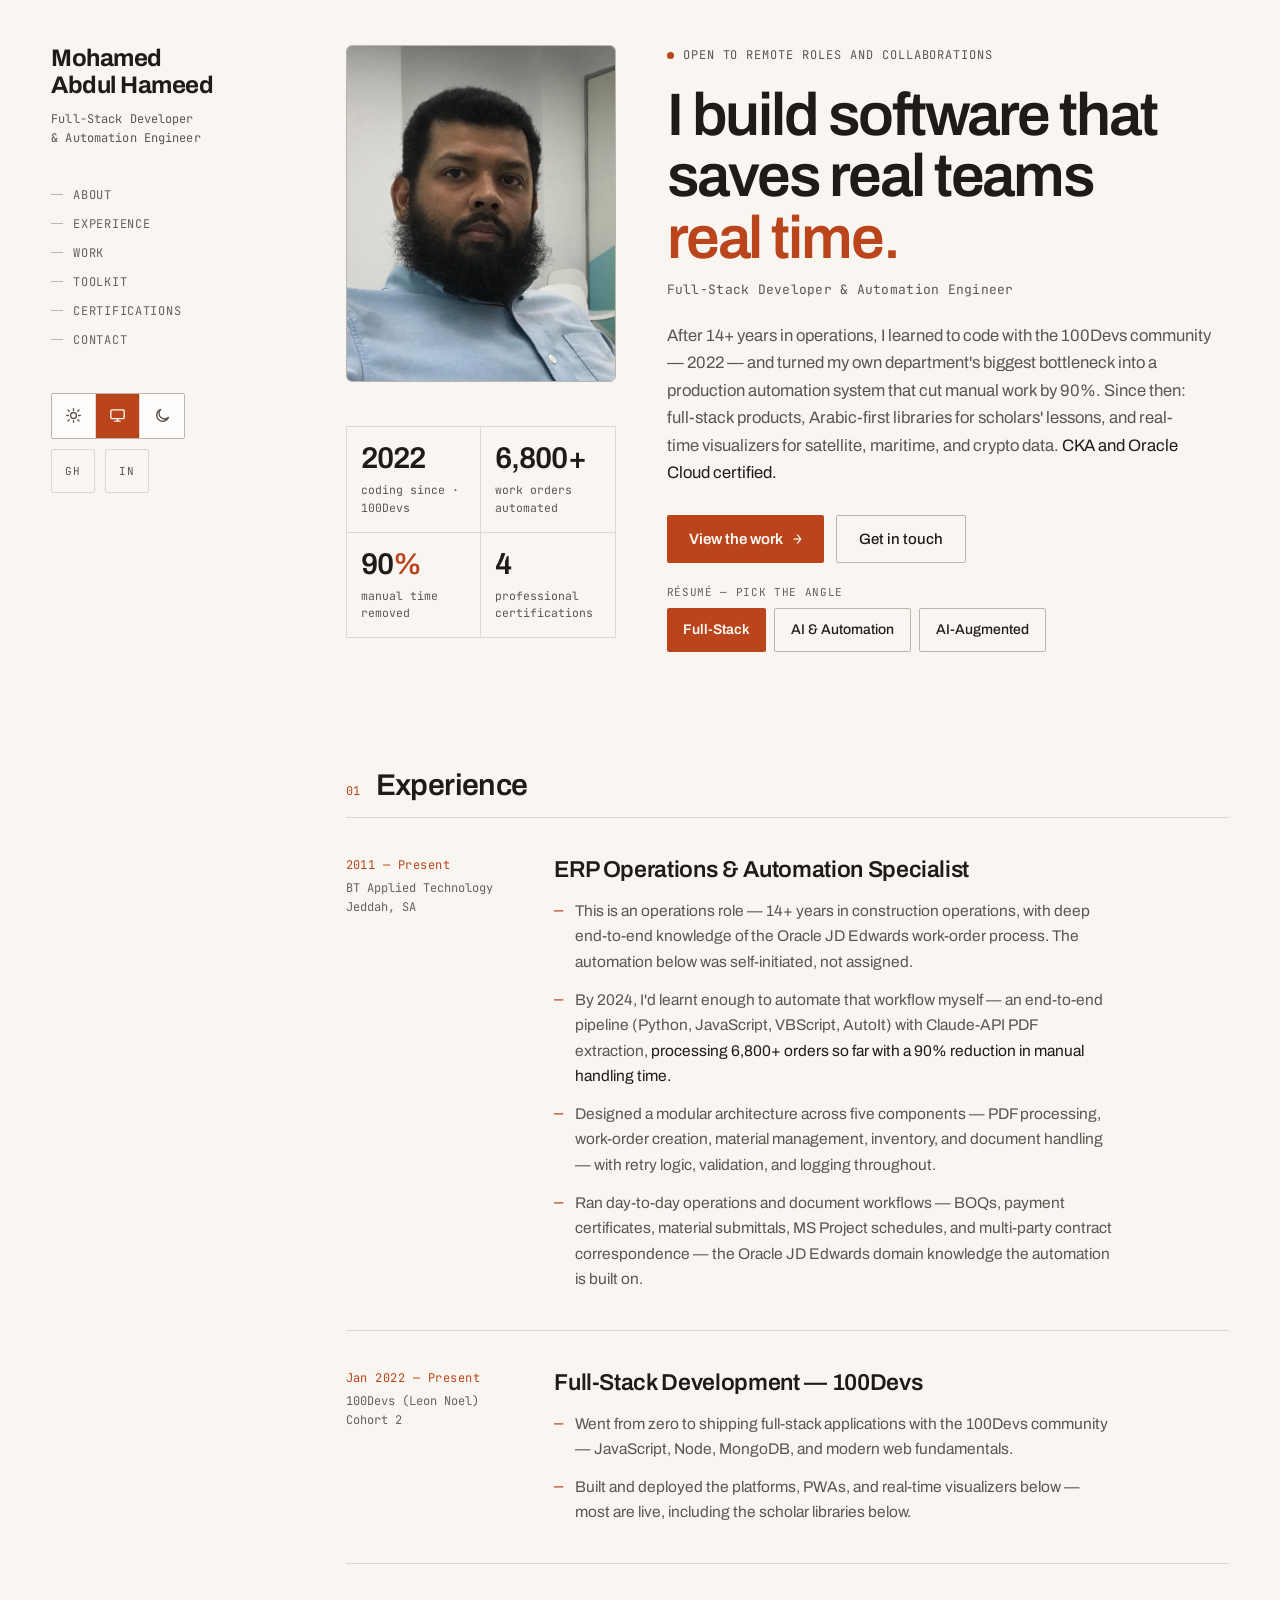
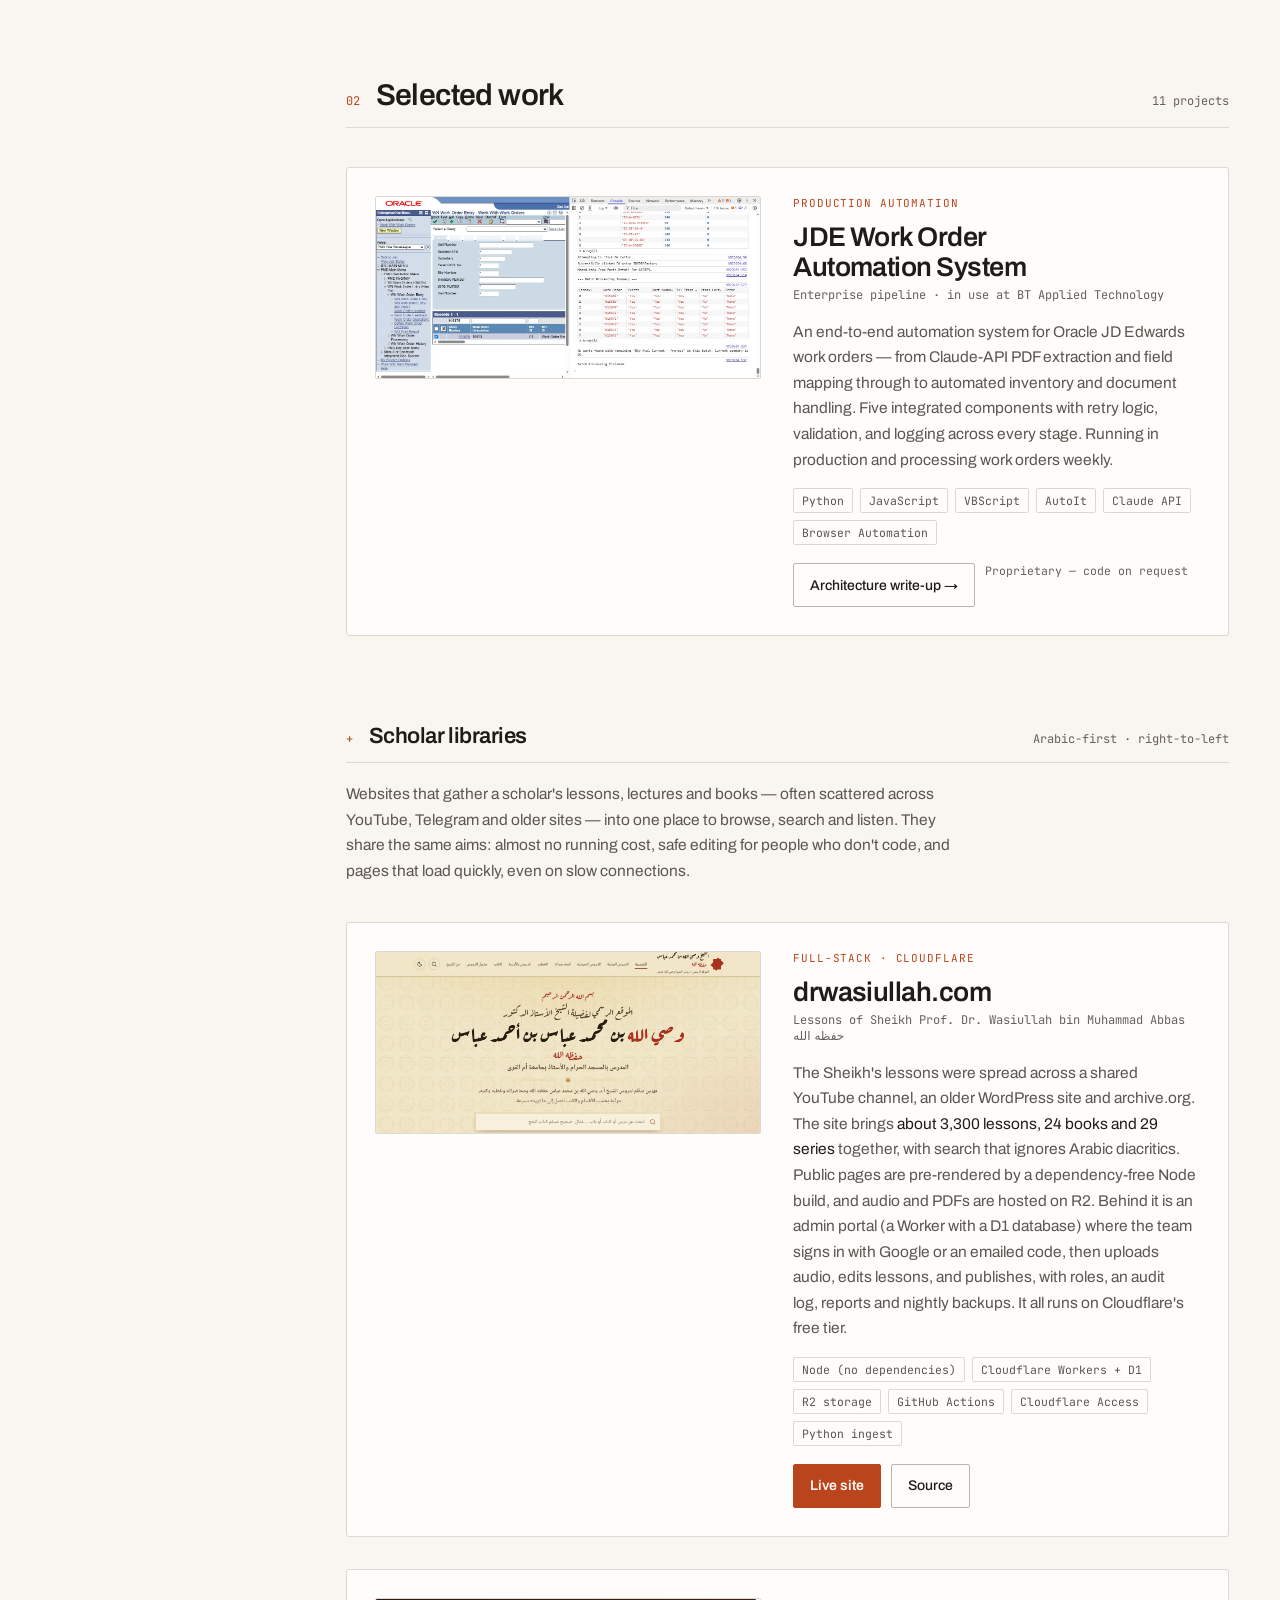
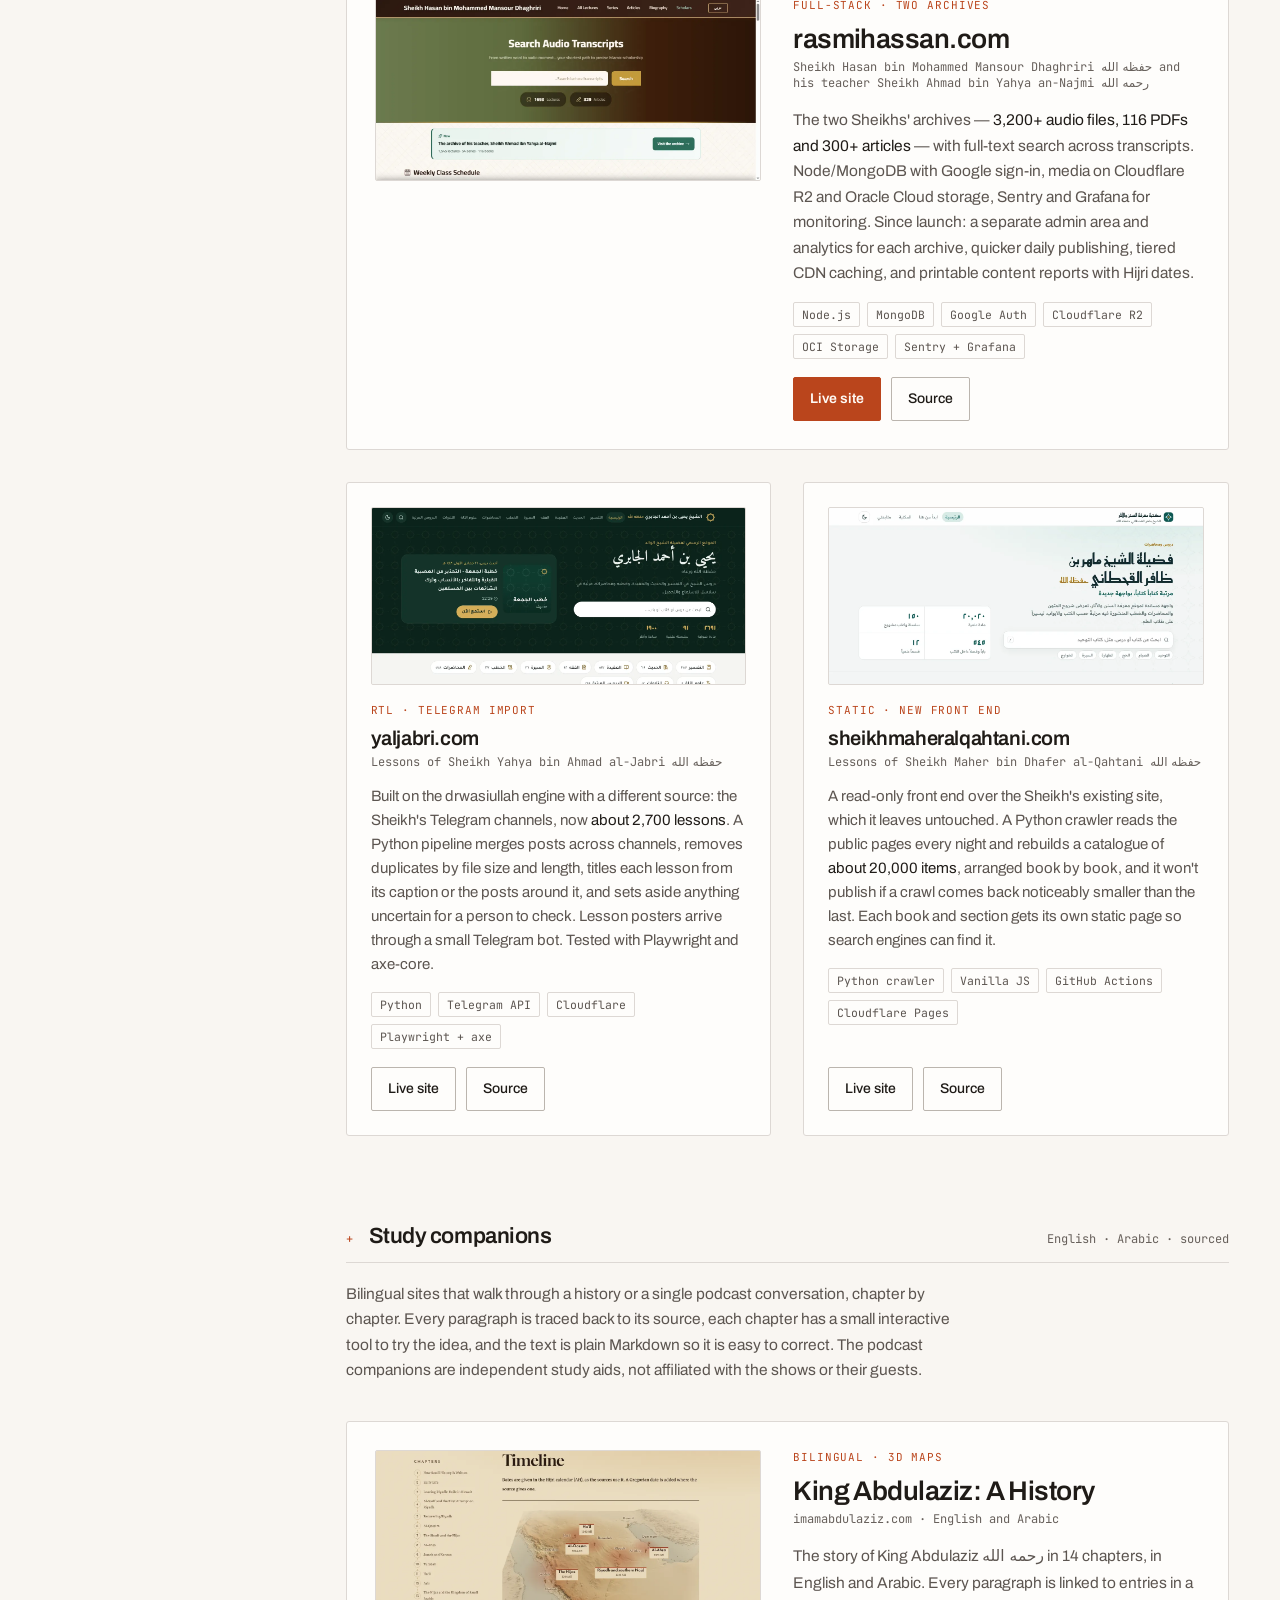
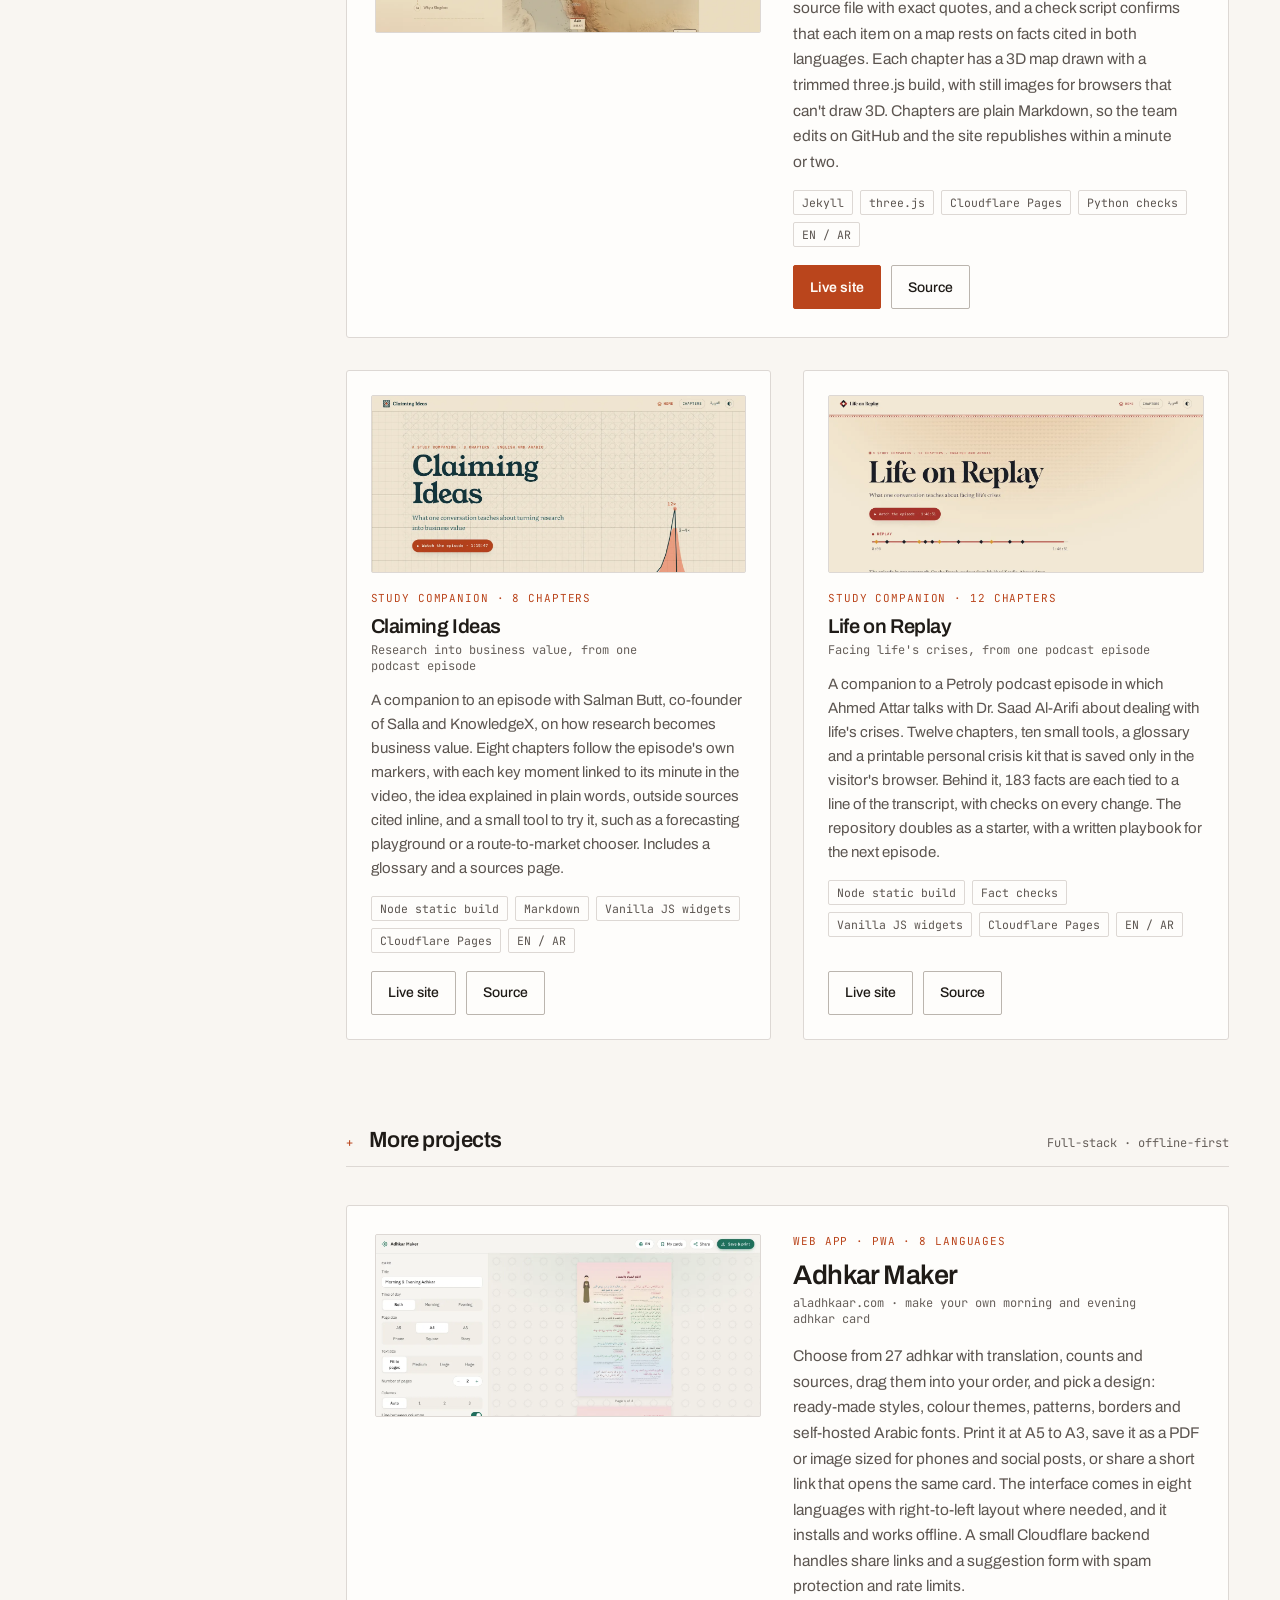
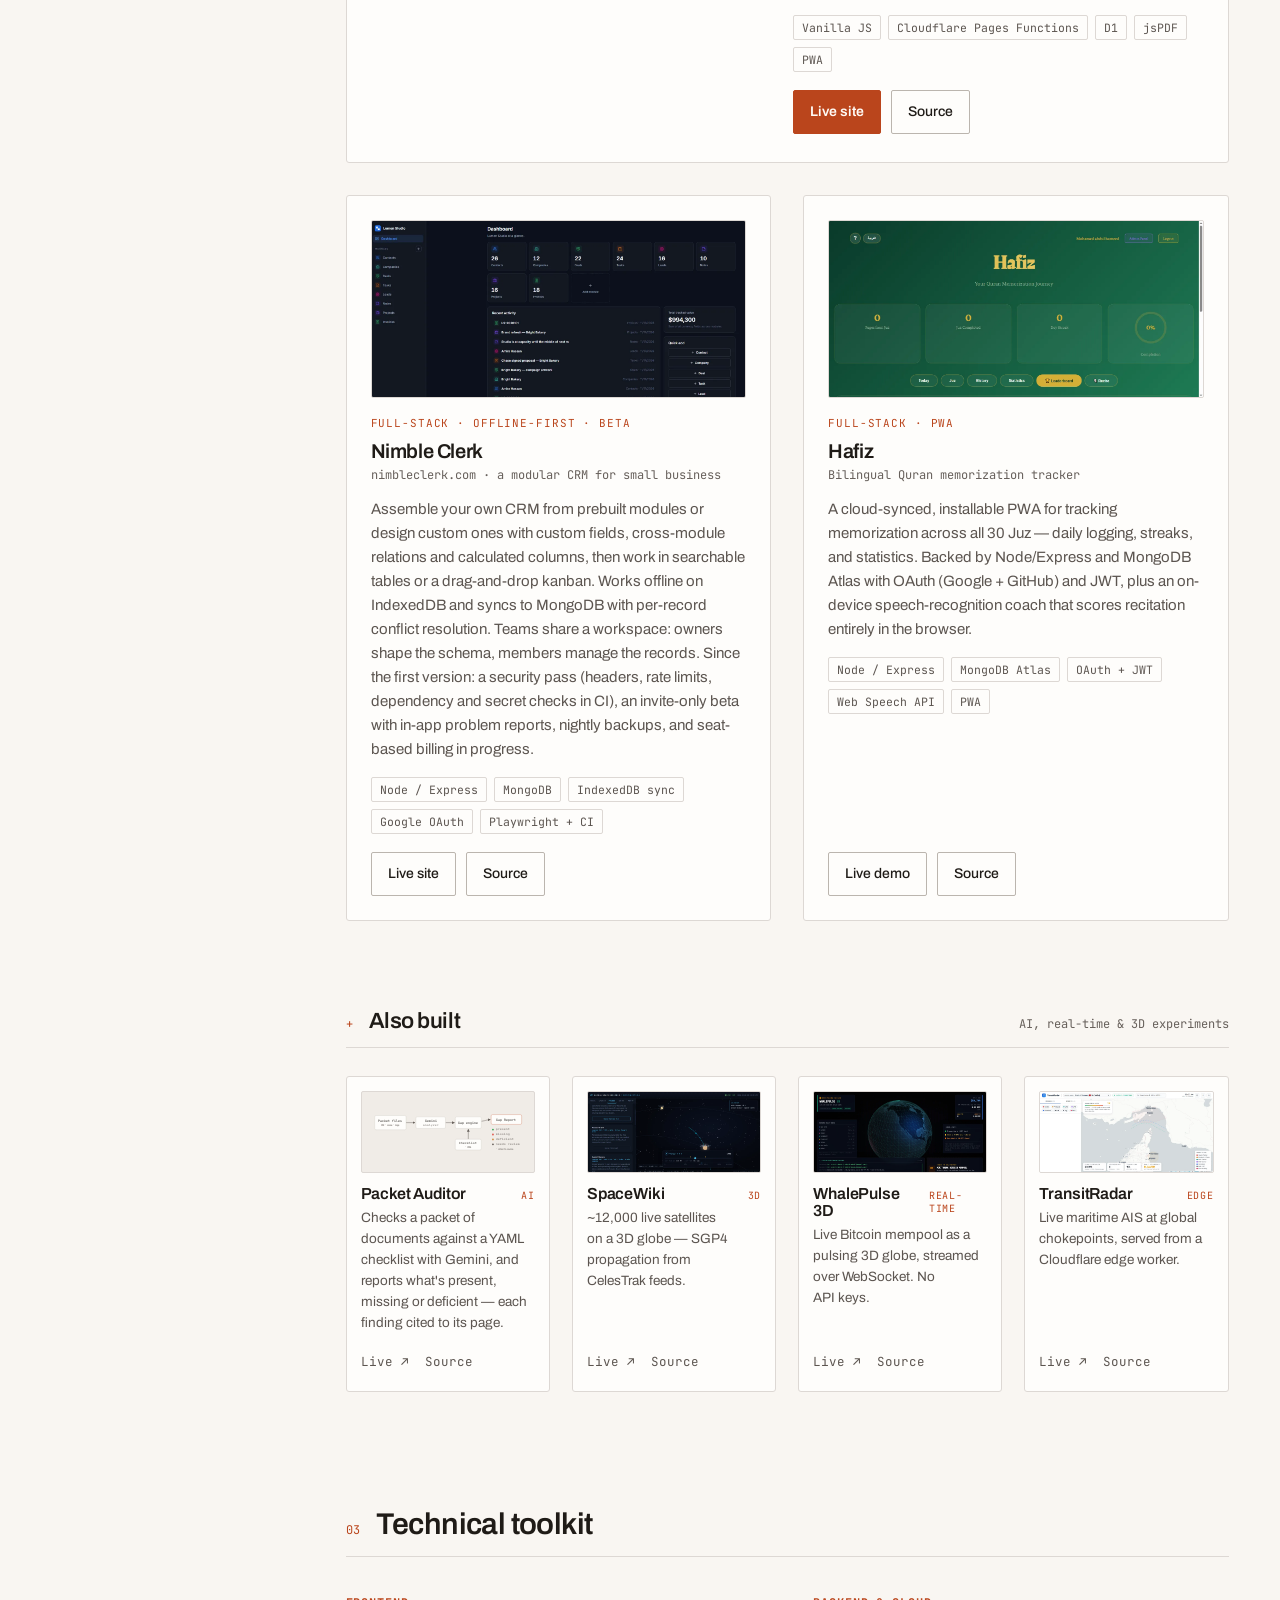
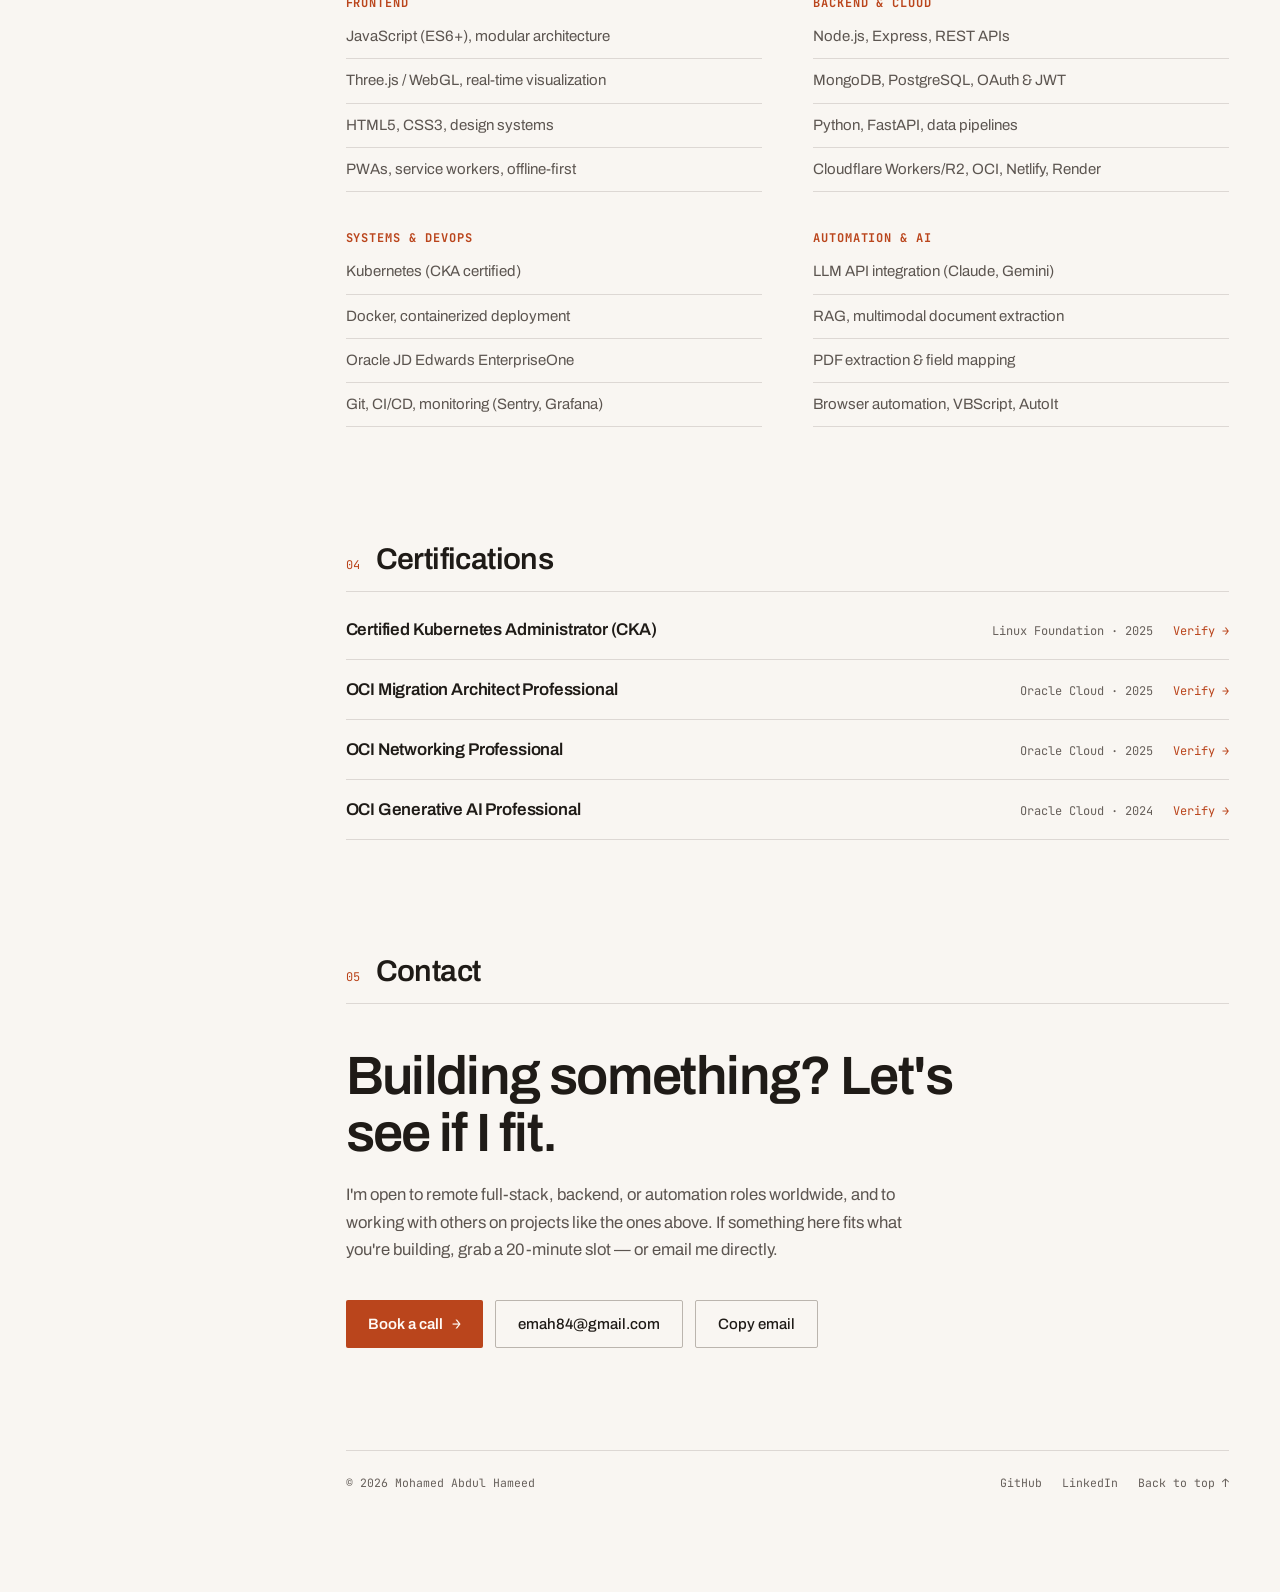
<file: index.html>
<!DOCTYPE html>
<html lang="en" data-theme="dark">
<head>
<meta charset="utf-8">
<meta name="viewport" content="width=device-width, initial-scale=1, viewport-fit=cover">
<link rel="preconnect" href="https://fonts.googleapis.com">
<link rel="preconnect" href="https://fonts.gstatic.com" crossorigin>
<link href="https://fonts.googleapis.com/css2?family=Archivo:wght@400;500;600;700&family=JetBrains+Mono:wght@400;500&display=swap" rel="stylesheet">

<script>
(function(){var p=localStorage.getItem('mah-theme')||'system';
var r=p==='system'?(matchMedia('(prefers-color-scheme: light)').matches?'light':'dark'):p;
document.documentElement.setAttribute('data-theme',r);})();
</script>
<title>Mohamed Abdul Hameed — Full-Stack Developer &amp; Automation Engineer</title>
<meta name="description" content="Full-stack developer and automation engineer. Built a production Oracle JD Edwards automation system processing 6,800+ work orders with a 90% reduction in manual handling. CKA and Oracle Cloud certified.">
<meta name="theme-color" content="#211d1a" media="(prefers-color-scheme: dark)">
<meta name="theme-color" content="#f7f4f0" media="(prefers-color-scheme: light)">
<link rel="canonical" href="https://mohamed-ah.pages.dev/">
<meta property="og:type" content="website">
<meta property="og:url" content="https://mohamed-ah.pages.dev/">
<meta property="og:title" content="Mohamed Abdul Hameed — Full-Stack Developer &amp; Automation Engineer">
<meta property="og:description" content="Production automation, full-stack platforms, Arabic-first scholar libraries, and real-time visualizers. CKA and Oracle Cloud certified.">
<meta property="og:image" content="https://mohamed-ah.pages.dev/images/fablewurud.png">
<meta name="twitter:card" content="summary_large_image">
<link rel="icon" href="data:image/svg+xml,<svg xmlns='http://www.w3.org/2000/svg' viewBox='0 0 32 32'><rect width='32' height='32' rx='4' fill='%23211d1a'/><text x='16' y='23' font-family='system-ui,sans-serif' font-size='19' font-weight='700' fill='%23e8763f' text-anchor='middle'>M</text></svg>">
<link rel="stylesheet" href="style.css">
<script>
(function(){var p=localStorage.getItem('mah-theme')||'system';
var r=p==='system'?(matchMedia('(prefers-color-scheme: light)').matches?'light':'dark'):p;
document.documentElement.setAttribute('data-theme',r);})();
</script>
<script type="application/ld+json">
{"@context":"https://schema.org","@type":"Person","name":"Mohamed Abdul Hameed","jobTitle":"Full-Stack Developer & Automation Engineer","email":"mailto:emah84@gmail.com","url":"https://mohamed-ah.pages.dev/","sameAs":["https://github.com/Mohamed-AH","https://www.linkedin.com/in/mojed7/"],"knowsAbout":["JavaScript","Node.js","Python","MongoDB","Kubernetes","Three.js","Oracle JD Edwards EnterpriseOne"]}
</script>
</head>
<body>
<a href="#main" data-skip="1">Skip to content</a>

<div style="min-height:100vh;background:var(--bg)">
  <div style="display:flex;flex-wrap:wrap;align-items:flex-start;gap:0 clamp(36px,5vw,80px);max-width:1340px;margin:0 auto;padding:0 clamp(20px,4vw,60px);padding-left:max(clamp(20px,4vw,60px),env(safe-area-inset-left,0px));padding-right:max(clamp(20px,4vw,60px),env(safe-area-inset-right,0px))">

    <aside data-sidebar="1" style="flex:1 1 230px;position:sticky;top:0;align-self:flex-start;padding:clamp(26px,3.5vw,52px) 0;background:var(--bg);z-index:20">
      <a href="#main" style="display:block;font-size:clamp(20px,2vw,24px);font-weight:700;letter-spacing:-0.02em;line-height:1.15">Mohamed<br>Abdul Hameed</a>
      <p style="margin-top:10px;font-family:'JetBrains Mono',monospace;font-size:12px;line-height:1.6;color:var(--muted);letter-spacing:0.01em">Full-Stack Developer<br>&amp; Automation Engineer</p>

      <nav data-nav="1" aria-label="Sections" style="margin-top:clamp(24px,3vw,44px)">
        <ul data-navlist="1" style="display:flex;flex-direction:column;gap:13px;font-family:'JetBrains Mono',monospace;font-size:12px;letter-spacing:0.06em;text-transform:uppercase;color:var(--faint)">
          <li><a href="#about" style="display:flex;align-items:center;gap:10px;color:inherit"><span data-bar="1" style="height:1px;width:12px;background:var(--border-strong);transition:width .2s ease,background-color .2s ease"></span>About</a></li>
          <li><a href="#experience" style="display:flex;align-items:center;gap:10px;color:inherit"><span data-bar="1" style="height:1px;width:12px;background:var(--border-strong);transition:width .2s ease,background-color .2s ease"></span>Experience</a></li>
          <li><a href="#work" style="display:flex;align-items:center;gap:10px;color:inherit"><span data-bar="1" style="height:1px;width:12px;background:var(--border-strong);transition:width .2s ease,background-color .2s ease"></span>Work</a></li>
          <li><a href="#toolkit" style="display:flex;align-items:center;gap:10px;color:inherit"><span data-bar="1" style="height:1px;width:12px;background:var(--border-strong);transition:width .2s ease,background-color .2s ease"></span>Toolkit</a></li>
          <li><a href="#certifications" style="display:flex;align-items:center;gap:10px;color:inherit"><span data-bar="1" style="height:1px;width:12px;background:var(--border-strong);transition:width .2s ease,background-color .2s ease"></span>Certifications</a></li>
          <li><a href="#contact" style="display:flex;align-items:center;gap:10px;color:inherit"><span data-bar="1" style="height:1px;width:12px;background:var(--border-strong);transition:width .2s ease,background-color .2s ease"></span>Contact</a></li>
        </ul>
      </nav>

      <div data-sidebar-foot="1" style="margin-top:clamp(26px,3.5vw,48px);display:flex;flex-wrap:wrap;align-items:center;gap:10px">
        <div role="group" aria-label="Colour theme" style="display:inline-flex;background:var(--surface);border:1px solid var(--border-strong);border-radius:2px;overflow:hidden">
          <button data-theme-opt="light" type="button" title="Light" aria-label="Light theme" data-action="setLight" style="display:inline-flex;align-items:center;justify-content:center;width:44px;height:44px;background:transparent;color:var(--muted);border:0;border-right:1px solid var(--border);cursor:pointer;padding:0" class="hx1">
            <svg width="17" height="17" viewBox="0 0 24 24" fill="none" stroke="currentColor" stroke-width="1.9" stroke-linecap="round" aria-hidden="true"><circle cx="12" cy="12" r="4.2"></circle><path d="M12 2.4v2.4M12 19.2v2.4M4.2 4.2l1.7 1.7M18.1 18.1l1.7 1.7M2.4 12h2.4M19.2 12h2.4M4.2 19.8l1.7-1.7M18.1 5.9l1.7-1.7"></path></svg>
          </button>
          <button data-theme-opt="system" type="button" title="Match system" aria-label="Match system theme" data-action="setSystem" style="display:inline-flex;align-items:center;justify-content:center;width:44px;height:44px;background:transparent;color:var(--muted);border:0;border-right:1px solid var(--border);cursor:pointer;padding:0" class="hx2">
            <svg width="17" height="17" viewBox="0 0 24 24" fill="none" stroke="currentColor" stroke-width="1.9" stroke-linecap="round" stroke-linejoin="round" aria-hidden="true"><rect x="2.6" y="4" width="18.8" height="12.4" rx="1.6"></rect><path d="M8.4 20h7.2M12 16.4V20"></path></svg>
          </button>
          <button data-theme-opt="dark" type="button" title="Dark" aria-label="Dark theme" data-action="setDark" style="display:inline-flex;align-items:center;justify-content:center;width:44px;height:44px;background:transparent;color:var(--muted);border:0;cursor:pointer;padding:0" class="hx3">
            <svg width="17" height="17" viewBox="0 0 24 24" fill="none" stroke="currentColor" stroke-width="1.9" stroke-linecap="round" stroke-linejoin="round" aria-hidden="true"><path d="M20.5 14.6A8.6 8.6 0 1 1 9.4 3.5a6.9 6.9 0 0 0 11.1 11.1z"></path></svg>
          </button>
        </div>
        <a href="https://github.com/Mohamed-AH" target="_blank" rel="noopener noreferrer" style="display:inline-flex;align-items:center;justify-content:center;min-width:44px;min-height:44px;border:1px solid var(--border);border-radius:2px;font-family:'JetBrains Mono',monospace;font-size:11px;letter-spacing:0.08em;color:var(--muted);padding:0 12px" class="hx4">GH</a>
        <a href="https://www.linkedin.com/in/mojed7/" target="_blank" rel="noopener noreferrer" style="display:inline-flex;align-items:center;justify-content:center;min-width:44px;min-height:44px;border:1px solid var(--border);border-radius:2px;font-family:'JetBrains Mono',monospace;font-size:11px;letter-spacing:0.08em;color:var(--muted);padding:0 12px" class="hx5">IN</a>
      </div>
    </aside>

    <main id="main" data-main="1" style="flex:999 1 560px;min-width:0;padding:clamp(26px,3.5vw,52px) 0 clamp(60px,8vw,120px)">

      <section id="about" style="scroll-margin-top:110px">
        <div class="hero-grid">

          <!-- Photo (auto-swaps in once images/mohamed.jpg exists; monogram until then) -->
          <div data-photo="1" style="grid-area:photo;max-width:300px">
            <div style="position:relative;aspect-ratio:4/5;border-radius:6px;overflow:hidden;border:1px solid var(--border-strong);background:var(--surface-2);display:flex;align-items:center;justify-content:center">
              <span aria-hidden="true" style="font-family:'JetBrains Mono',monospace;font-size:clamp(40px,7vw,72px);font-weight:500;letter-spacing:0.02em;color:var(--faint)">MAH</span>
              <img src="images/mohamed.jpg" alt="Mohamed Abdul Hameed" width="880" height="1100" loading="eager" decoding="async" onerror="this.style.display='none'" style="position:absolute;inset:0;width:100%;height:100%;object-fit:cover;object-position:center top">
            </div>
          </div>

          <!-- Intro -->
          <div style="grid-area:intro;min-width:0">
            <p style="display:inline-flex;align-items:center;gap:9px;font-family:'JetBrains Mono',monospace;font-size:12px;letter-spacing:0.08em;text-transform:uppercase;color:var(--muted)">
              <span style="width:7px;height:7px;border-radius:50%;background:var(--accent);flex:none"></span>
              Open to remote roles and collaborations
            </p>

            <h1 style="margin-top:clamp(14px,2vw,22px);font-size:clamp(32px,5.4vw,60px);font-weight:600;letter-spacing:-0.035em;line-height:1.02">
              I build software that saves real teams <span style="color:var(--accent)">real time.</span>
            </h1>
            <p style="margin-top:12px;font-family:'JetBrains Mono',monospace;font-size:13px;letter-spacing:0.02em;color:var(--muted)">Full-Stack Developer &amp; Automation Engineer</p>

            <p style="margin-top:clamp(16px,2.2vw,24px);max-width:58ch;font-size:clamp(15.5px,1.3vw,18px);line-height:1.65;color:var(--muted)">
              After 14+ years in operations, I learned to code with the 100Devs community — 2022 — and turned my own department's biggest bottleneck into a production automation system that cut manual work by 90%. Since then: full-stack products, Arabic-first libraries for scholars' lessons, and real-time visualizers for satellite, maritime, and crypto data. <span style="color:var(--text)">CKA and Oracle Cloud certified.</span>
            </p>

            <div style="display:flex;flex-wrap:wrap;gap:12px;margin-top:clamp(20px,2.5vw,28px)">
              <a href="#work" style="display:inline-flex;align-items:center;gap:10px;min-height:48px;padding:0 22px;background:var(--accent);color:var(--accent-ink);border-radius:2px;font-size:15px;font-weight:600" class="hx6">View the work <span style="font-family:'JetBrains Mono',monospace">→</span></a>
              <a href="mailto:emah84@gmail.com" style="display:inline-flex;align-items:center;min-height:48px;padding:0 22px;border:1px solid var(--border-strong);border-radius:2px;font-size:15px;font-weight:500;color:var(--text)" class="hx7">Get in touch</a>
            </div>

            <!-- Résumé picker: one CV per hiring angle -->
            <div style="margin-top:22px">
              <p style="font-family:'JetBrains Mono',monospace;font-size:11px;letter-spacing:0.06em;text-transform:uppercase;color:var(--faint);margin-bottom:9px">Résumé — pick the angle</p>
              <div data-resume="1" role="group" aria-label="Download résumé" style="display:flex;flex-wrap:wrap;gap:8px">
                <a href="resume/Mohamed-Abdul-Hameed-Full-Stack.pdf" target="_blank" rel="noopener noreferrer" style="display:inline-flex;align-items:center;min-height:44px;padding:0 16px;border-radius:2px;background:var(--accent);color:var(--accent-ink);font-size:14px;font-weight:600" class="hx35">Full-Stack</a>
                <a href="resume/Mohamed-Abdul-Hameed-AI-Automation.pdf" target="_blank" rel="noopener noreferrer" style="display:inline-flex;align-items:center;min-height:44px;padding:0 16px;border:1px solid var(--border-strong);border-radius:2px;font-size:14px;font-weight:500;color:var(--text)" class="hx36">AI &amp; Automation</a>
                <a href="resume/Mohamed-Abdul-Hameed-AI-Augmented.pdf" target="_blank" rel="noopener noreferrer" style="display:inline-flex;align-items:center;min-height:44px;padding:0 16px;border:1px solid var(--border-strong);border-radius:2px;font-size:14px;font-weight:500;color:var(--text)" class="hx37">AI-Augmented</a>
              </div>
            </div>
          </div>

          <dl style="grid-area:stats;align-self:start;display:grid;grid-template-columns:repeat(2,1fr);gap:1px;background:var(--border);border:1px solid var(--border)">
          <div style="background:var(--bg);padding:16px 14px">
            <dt style="font-size:clamp(22px,2.4vw,30px);font-weight:600;letter-spacing:-0.03em;line-height:1">2022</dt>
            <dd style="margin:8px 0 0;font-family:'JetBrains Mono',monospace;font-size:11.5px;line-height:1.5;color:var(--muted)">coding since · 100Devs</dd>
          </div>
          <div style="background:var(--bg);padding:16px 14px">
            <dt style="font-size:clamp(22px,2.4vw,30px);font-weight:600;letter-spacing:-0.03em;line-height:1">6,800+</dt>
            <dd style="margin:8px 0 0;font-family:'JetBrains Mono',monospace;font-size:11.5px;line-height:1.5;color:var(--muted)">work orders automated</dd>
          </div>
          <div style="background:var(--bg);padding:16px 14px">
            <dt style="font-size:clamp(22px,2.4vw,30px);font-weight:600;letter-spacing:-0.03em;line-height:1">90<span style="color:var(--accent)">%</span></dt>
            <dd style="margin:8px 0 0;font-family:'JetBrains Mono',monospace;font-size:11.5px;line-height:1.5;color:var(--muted)">manual time removed</dd>
          </div>
          <div style="background:var(--bg);padding:16px 14px">
            <dt style="font-size:clamp(22px,2.4vw,30px);font-weight:600;letter-spacing:-0.03em;line-height:1">4</dt>
            <dd style="margin:8px 0 0;font-family:'JetBrains Mono',monospace;font-size:11.5px;line-height:1.5;color:var(--muted)">professional certifications</dd>
          </div>
          </dl>
        </div>
      </section>

      <section id="experience" class="sec">
        <div class="sec-head">
          <span class="sec-num">01</span>
          <h2 class="sec-h2">Experience</h2>
        </div>

        <article style="display:flex;flex-wrap:wrap;gap:8px clamp(24px,3vw,48px);padding:clamp(26px,3vw,40px) 0;border-bottom:1px solid var(--border)">
          <div style="flex:1 1 170px">
            <p style="font-family:'JetBrains Mono',monospace;font-size:12px;letter-spacing:0.04em;color:var(--accent)">2011 — Present</p>
            <p class="exp-org">BT Applied Technology<br>Jeddah, SA</p>
          </div>
          <div style="flex:999 1 380px;min-width:0">
            <h3 style="font-size:clamp(19px,2vw,23px);font-weight:600;letter-spacing:-0.015em">ERP Operations &amp; Automation Specialist</h3>
            <ul class="dash-list">
              <li class="dash-item"><span class="dash" aria-hidden="true">—</span><span>This is an operations role — 14+ years in construction operations, with deep end-to-end knowledge of the Oracle JD Edwards work-order process. The automation below was self-initiated, not assigned.</span></li>
              <li class="dash-item"><span class="dash" aria-hidden="true">—</span><span>By 2024, I'd learnt enough to automate that workflow myself — an end-to-end pipeline (Python, JavaScript, VBScript, AutoIt) with Claude-API PDF extraction, <span style="color:var(--text)">processing 6,800+ orders so far with a 90% reduction in manual handling time.</span></span></li>
              <li class="dash-item"><span class="dash" aria-hidden="true">—</span><span>Designed a modular architecture across five components — PDF processing, work-order creation, material management, inventory, and document handling — with retry logic, validation, and logging throughout.</span></li>
              <li class="dash-item"><span class="dash" aria-hidden="true">—</span><span>Ran day-to-day operations and document workflows — BOQs, payment certificates, material submittals, MS Project schedules, and multi-party contract correspondence — the Oracle JD Edwards domain knowledge the automation is built on.</span></li>
            </ul>
          </div>
        </article>

        <article style="display:flex;flex-wrap:wrap;gap:8px clamp(24px,3vw,48px);padding:clamp(26px,3vw,40px) 0;border-bottom:1px solid var(--border)">
          <div style="flex:1 1 170px">
            <p style="font-family:'JetBrains Mono',monospace;font-size:12px;letter-spacing:0.04em;color:var(--accent)">Jan 2022 — Present</p>
            <p class="exp-org">100Devs (Leon Noel)<br>Cohort 2</p>
          </div>
          <div style="flex:999 1 380px;min-width:0">
            <h3 style="font-size:clamp(19px,2vw,23px);font-weight:600;letter-spacing:-0.015em">Full-Stack Development — 100Devs</h3>
            <ul class="dash-list">
              <li class="dash-item"><span class="dash" aria-hidden="true">—</span><span>Went from zero to shipping full-stack applications with the 100Devs community — JavaScript, Node, MongoDB, and modern web fundamentals.</span></li>
              <li class="dash-item"><span class="dash" aria-hidden="true">—</span><span>Built and deployed the platforms, PWAs, and real-time visualizers below — most are live, including the scholar libraries below.</span></li>
            </ul>
          </div>
        </article>
      </section>

      <section id="work" class="sec">
        <div class="sec-head">
          <span class="sec-num">02</span>
          <h2 class="sec-h2">Selected work</h2>
          <p class="sec-meta">11 projects</p>
        </div>

        <div class="work-grid">

          <article class="feature">
            <figure class="feature-media">
              <img class="shot" src="images/jde.webp" alt="The automation running against Oracle JD Edwards: the Work With Work Orders screen beside a browser console showing a batch summary of processed work orders." loading="lazy" decoding="async" width="1366" height="646">
            </figure>
            <div class="feature-body">
              <p class="eyebrow">Production automation</p>
              <h3 class="feature-title">JDE Work Order Automation System</h3>
              <p class="card-sub">Enterprise pipeline · in use at BT Applied Technology</p>
              <p class="feature-desc">An end-to-end automation system for Oracle JD Edwards work orders — from Claude-API PDF extraction and field mapping through to automated inventory and document handling. Five integrated components with retry logic, validation, and logging across every stage. Running in production and processing work orders weekly.</p>
              <ul class="tags">
                <li class="tag">Python</li>
                <li class="tag">JavaScript</li>
                <li class="tag">VBScript</li>
                <li class="tag">AutoIt</li>
                <li class="tag">Claude API</li>
                <li class="tag">Browser Automation</li>
              </ul>
              <div class="card-actions">
                <a href="jde.html" class="btn">Architecture write-up →</a>
                <span class="note">Proprietary — code on request</span>
              </div>
            </div>
          </article>

        </div>

        <div id="libraries" class="group-head">
          <span class="sec-num">+</span>
          <h3 class="group-title">Scholar libraries</h3>
          <p class="sec-meta">Arabic-first · right-to-left</p>
        </div>
        <p class="group-intro">Websites that gather a scholar's lessons, lectures and books — often scattered across YouTube, Telegram and older sites — into one place to browse, search and listen. They share the same aims: almost no running cost, safe editing for people who don't code, and pages that load quickly, even on slow connections.</p>

        <div class="work-grid">

          <article class="feature">
            <figure class="feature-media">
              <a href="https://www.drwasiullah.com/" target="_blank" rel="noopener noreferrer" aria-label="Open drwasiullah.com" class="shot-link"><img class="shot" src="images/drwasiullah.webp" alt="The drwasiullah.com home page: the Sheikh's name in large Arabic calligraphy over a patterned cream background, with a lesson search box below." loading="lazy" decoding="async" width="1366" height="646"></a>
            </figure>
            <div class="feature-body">
              <p class="eyebrow">Full-stack · Cloudflare</p>
              <h3 class="feature-title">drwasiullah.com</h3>
              <p class="card-sub">Lessons of Sheikh Prof. Dr. Wasiullah bin Muhammad Abbas <span lang="ar" dir="rtl" class="ar">حفظه الله</span></p>
              <p class="feature-desc">The Sheikh's lessons were spread across a shared YouTube channel, an older WordPress site and archive.org. The site brings <span class="hl">about 3,300 lessons, 24 books and 29 series</span> together, with search that ignores Arabic diacritics. Public pages are pre-rendered by a dependency-free Node build, and audio and PDFs are hosted on R2. Behind it is an admin portal (a Worker with a D1 database) where the team signs in with Google or an emailed code, then uploads audio, edits lessons, and publishes, with roles, an audit log, reports and nightly backups. It all runs on Cloudflare's free tier.</p>
              <ul class="tags">
                <li class="tag">Node (no dependencies)</li>
                <li class="tag">Cloudflare Workers + D1</li>
                <li class="tag">R2 storage</li>
                <li class="tag">GitHub Actions</li>
                <li class="tag">Cloudflare Access</li>
                <li class="tag">Python ingest</li>
              </ul>
              <div class="card-actions">
                <a href="https://www.drwasiullah.com/" target="_blank" rel="noopener noreferrer" class="btn btn-primary">Live site</a>
                <a href="https://github.com/Mohamed-AH/drwasiullah" target="_blank" rel="noopener noreferrer" class="btn">Source</a>
              </div>
            </div>
          </article>

          <article class="feature">
            <figure class="feature-media">
              <a href="https://rasmihassan.com" target="_blank" rel="noopener noreferrer" aria-label="Open rasmihassan.com" class="shot-link"><img class="shot" src="images/fablewurud.webp" alt="The rasmihassan.com home page: an audio transcript search bar over a green hero, with counts of 1,693 lectures and 329 articles." loading="lazy" decoding="async" width="1366" height="646"></a>
            </figure>
            <div class="feature-body">
              <p class="eyebrow">Full-stack · Two archives</p>
              <h3 class="feature-title">rasmihassan.com</h3>
              <p class="card-sub">Sheikh Hasan bin Mohammed Mansour Dhaghriri <span lang="ar" dir="rtl" class="ar">حفظه الله</span> and his teacher Sheikh Ahmad bin Yahya an-Najmi <span lang="ar" dir="rtl" class="ar">رحمه الله</span></p>
              <p class="feature-desc">The two Sheikhs' archives — <span class="hl">3,200+ audio files, 116 PDFs and 300+ articles</span> — with full-text search across transcripts. Node/MongoDB with Google sign-in, media on Cloudflare R2 and Oracle Cloud storage, Sentry and Grafana for monitoring. Since launch: a separate admin area and analytics for each archive, quicker daily publishing, tiered CDN caching, and printable content reports with Hijri dates.</p>
              <ul class="tags">
                <li class="tag">Node.js</li>
                <li class="tag">MongoDB</li>
                <li class="tag">Google Auth</li>
                <li class="tag">Cloudflare R2</li>
                <li class="tag">OCI Storage</li>
                <li class="tag">Sentry + Grafana</li>
              </ul>
              <div class="card-actions">
                <a href="https://rasmihassan.com" target="_blank" rel="noopener noreferrer" class="btn btn-primary">Live site</a>
                <a href="https://github.com/Mohamed-AH/fablewurud" target="_blank" rel="noopener noreferrer" class="btn">Source</a>
              </div>
            </div>
          </article>

          <article class="card">
            <a href="https://yaljabri.com/" target="_blank" rel="noopener noreferrer" aria-label="Open yaljabri.com" class="shot-link"><img class="shot" src="images/yaljabri.webp" alt="The yaljabri.com home page: a dark green hero with the Sheikh's name, a lesson search box, counts of lessons and series, and a card for the latest Friday khutbah." loading="lazy" decoding="async" width="1366" height="646"></a>
            <p class="card-eyebrow">RTL · Telegram import</p>
            <h3 class="card-title">yaljabri.com</h3>
            <p class="card-sub">Lessons of Sheikh Yahya bin Ahmad al-Jabri <span lang="ar" dir="rtl" class="ar">حفظه الله</span></p>
            <p class="card-desc">Built on the drwasiullah engine with a different source: the Sheikh's Telegram channels, now <span class="hl">about 2,700 lessons</span>. A Python pipeline merges posts across channels, removes duplicates by file size and length, titles each lesson from its caption or the posts around it, and sets aside anything uncertain for a person to check. Lesson posters arrive through a small Telegram bot. Tested with Playwright and axe-core.</p>
            <ul class="tags">
              <li class="tag">Python</li>
              <li class="tag">Telegram API</li>
              <li class="tag">Cloudflare</li>
              <li class="tag">Playwright + axe</li>
            </ul>
            <div class="card-actions">
              <a href="https://yaljabri.com/" target="_blank" rel="noopener noreferrer" class="btn">Live site</a>
              <a href="https://github.com/Mohamed-AH/yahyaaljabri" target="_blank" rel="noopener noreferrer" class="btn">Source</a>
            </div>
          </article>

          <article class="card">
            <a href="https://sheikhmaheralqahtani.com/" target="_blank" rel="noopener noreferrer" aria-label="Open sheikhmaheralqahtani.com" class="shot-link"><img class="shot" src="images/sheikhmaher.webp" alt="The sheikhmaheralqahtani.com home page: the Sheikh's name in Arabic, a short introduction, a search box with topic chips, and counts of items, series and sections." loading="lazy" decoding="async" width="1366" height="646"></a>
            <p class="card-eyebrow">Static · New front end</p>
            <h3 class="card-title">sheikhmaheralqahtani.com</h3>
            <p class="card-sub">Lessons of Sheikh Maher bin Dhafer al-Qahtani <span lang="ar" dir="rtl" class="ar">حفظه الله</span></p>
            <p class="card-desc">A read-only front end over the Sheikh's existing site, which it leaves untouched. A Python crawler reads the public pages every night and rebuilds a catalogue of <span class="hl">about 20,000 items</span>, arranged book by book, and it won't publish if a crawl comes back noticeably smaller than the last. Each book and section gets its own static page so search engines can find it.</p>
            <ul class="tags">
              <li class="tag">Python crawler</li>
              <li class="tag">Vanilla JS</li>
              <li class="tag">GitHub Actions</li>
              <li class="tag">Cloudflare Pages</li>
            </ul>
            <div class="card-actions">
              <a href="https://sheikhmaheralqahtani.com/" target="_blank" rel="noopener noreferrer" class="btn">Live site</a>
              <a href="https://github.com/Mohamed-AH/sheikhmaher" target="_blank" rel="noopener noreferrer" class="btn">Source</a>
            </div>
          </article>

        </div>

        <div id="study" class="group-head">
          <span class="sec-num">+</span>
          <h3 class="group-title">Study companions</h3>
          <p class="sec-meta">English · Arabic · sourced</p>
        </div>
        <p class="group-intro">Bilingual sites that walk through a history or a single podcast conversation, chapter by chapter. Every paragraph is traced back to its source, each chapter has a small interactive tool to try the idea, and the text is plain Markdown so it is easy to correct. The podcast companions are independent study aids, not affiliated with the shows or their guests.</p>

        <div class="work-grid">

          <article class="feature">
            <figure class="feature-media">
              <a href="https://imamabdulaziz.com/" target="_blank" rel="noopener noreferrer" aria-label="Open imamabdulaziz.com" class="shot-link"><img class="shot" src="images/abdulaziz.webp" alt="The timeline page of imamabdulaziz.com: a list of fourteen chapters beside a 3D relief map of the Arabian Peninsula, with regions labelled by the year they joined." loading="lazy" decoding="async" width="1366" height="646"></a>
            </figure>
            <div class="feature-body">
              <p class="eyebrow">Bilingual · 3D maps</p>
              <h3 class="feature-title">King Abdulaziz: A History</h3>
              <p class="card-sub">imamabdulaziz.com · English and Arabic</p>
              <p class="feature-desc">The story of King Abdulaziz <span lang="ar" dir="rtl" class="ar">رحمه الله</span> in 14 chapters, in English and Arabic. Every paragraph is linked to entries in a source file with exact quotes, and a check script confirms that each item on a map rests on facts cited in both languages. Each chapter has a 3D map drawn with a trimmed three.js build, with still images for browsers that can't draw 3D. Chapters are plain Markdown, so the team edits on GitHub and the site republishes within a minute or two.</p>
              <ul class="tags">
                <li class="tag">Jekyll</li>
                <li class="tag">three.js</li>
                <li class="tag">Cloudflare Pages</li>
                <li class="tag">Python checks</li>
                <li class="tag">EN / AR</li>
              </ul>
              <div class="card-actions">
                <a href="https://imamabdulaziz.com/" target="_blank" rel="noopener noreferrer" class="btn btn-primary">Live site</a>
                <a href="https://github.com/Mohamed-AH/benchai" target="_blank" rel="noopener noreferrer" class="btn">Source</a>
              </div>
            </div>
          </article>

          <article class="card">
            <a href="https://claiming-ideas.pages.dev/" target="_blank" rel="noopener noreferrer" aria-label="Open Claiming Ideas" class="shot-link"><img class="shot" src="images/claimingideas.webp" alt="The Claiming Ideas home page: the title over a light grid background, with a chart of research payback and a button to watch the episode." loading="lazy" decoding="async" width="1366" height="646"></a>
            <p class="card-eyebrow">Study companion · 8 chapters</p>
            <h3 class="card-title">Claiming Ideas</h3>
            <p class="card-sub">Research into business value, from one podcast episode</p>
            <p class="card-desc">A companion to an episode with Salman Butt, co-founder of Salla and KnowledgeX, on how research becomes business value. Eight chapters follow the episode's own markers, with each key moment linked to its minute in the video, the idea explained in plain words, outside sources cited inline, and a small tool to try it, such as a forecasting playground or a route-to-market chooser. Includes a glossary and a sources page.</p>
            <ul class="tags">
              <li class="tag">Node static build</li>
              <li class="tag">Markdown</li>
              <li class="tag">Vanilla JS widgets</li>
              <li class="tag">Cloudflare Pages</li>
              <li class="tag">EN / AR</li>
            </ul>
            <div class="card-actions">
              <a href="https://claiming-ideas.pages.dev/" target="_blank" rel="noopener noreferrer" class="btn">Live site</a>
              <a href="https://github.com/Mohamed-AH/research" target="_blank" rel="noopener noreferrer" class="btn">Source</a>
            </div>
          </article>

          <article class="card">
            <a href="https://lifeonreplay.pages.dev/en/" target="_blank" rel="noopener noreferrer" aria-label="Open Life on Replay" class="shot-link"><img class="shot" src="images/lifeonreplay.webp" alt="The Life on Replay home page: the title on a warm background, a button to watch the episode, and a timeline of the episode's chapters." loading="lazy" decoding="async" width="1366" height="646"></a>
            <p class="card-eyebrow">Study companion · 12 chapters</p>
            <h3 class="card-title">Life on Replay</h3>
            <p class="card-sub">Facing life's crises, from one podcast episode</p>
            <p class="card-desc">A companion to a Petroly podcast episode in which Ahmed Attar talks with Dr. Saad Al-Arifi about dealing with life's crises. Twelve chapters, ten small tools, a glossary and a printable personal crisis kit that is saved only in the visitor's browser. Behind it, 183 facts are each tied to a line of the transcript, with checks on every change. The repository doubles as a starter, with a written playbook for the next episode.</p>
            <ul class="tags">
              <li class="tag">Node static build</li>
              <li class="tag">Fact checks</li>
              <li class="tag">Vanilla JS widgets</li>
              <li class="tag">Cloudflare Pages</li>
              <li class="tag">EN / AR</li>
            </ul>
            <div class="card-actions">
              <a href="https://lifeonreplay.pages.dev/en/" target="_blank" rel="noopener noreferrer" class="btn">Live site</a>
              <a href="https://github.com/Mohamed-AH/fight" target="_blank" rel="noopener noreferrer" class="btn">Source</a>
            </div>
          </article>

        </div>

        <div class="group-head">
          <span class="sec-num">+</span>
          <h3 class="group-title">More projects</h3>
          <p class="sec-meta">Full-stack · offline-first</p>
        </div>

        <div class="work-grid">

          <article class="feature">
            <figure class="feature-media">
              <a href="https://aladhkaar.com/" target="_blank" rel="noopener noreferrer" aria-label="Open Adhkar Maker" class="shot-link"><img class="shot" src="images/adhkar.webp" alt="The Adhkar Maker editor: settings for time of day, page size, text size and columns on the left, and a live preview of a decorated adhkar card on the right." loading="lazy" decoding="async" width="1366" height="646"></a>
            </figure>
            <div class="feature-body">
              <p class="eyebrow">Web app · PWA · 8 languages</p>
              <h3 class="feature-title">Adhkar Maker</h3>
              <p class="card-sub">aladhkaar.com · make your own morning and evening adhkar card</p>
              <p class="feature-desc">Choose from 27 adhkar with translation, counts and sources, drag them into your order, and pick a design: ready-made styles, colour themes, patterns, borders and self-hosted Arabic fonts. Print it at A5 to A3, save it as a PDF or image sized for phones and social posts, or share a short link that opens the same card. The interface comes in eight languages with right-to-left layout where needed, and it installs and works offline. A small Cloudflare backend handles share links and a suggestion form with spam protection and rate limits.</p>
              <ul class="tags">
                <li class="tag">Vanilla JS</li>
                <li class="tag">Cloudflare Pages Functions</li>
                <li class="tag">D1</li>
                <li class="tag">jsPDF</li>
                <li class="tag">PWA</li>
              </ul>
              <div class="card-actions">
                <a href="https://aladhkaar.com/" target="_blank" rel="noopener noreferrer" class="btn btn-primary">Live site</a>
                <a href="https://github.com/Mohamed-AH/aladhkaar" target="_blank" rel="noopener noreferrer" class="btn">Source</a>
              </div>
            </div>
          </article>

          <article class="card">
            <a href="https://nimbleclerk.com/" target="_blank" rel="noopener noreferrer" aria-label="Open Nimble Clerk" class="shot-link"><img class="shot" src="images/crm.webp" alt="The Nimble Clerk dashboard for a sample studio workspace: module counts for contacts, companies, deals, tasks, leads, notes, projects and invoices, a recent-activity list, total tracked value and quick-add buttons" loading="lazy" decoding="async" width="1366" height="646"></a>
            <p class="card-eyebrow">Full-stack · Offline-first · Beta</p>
            <h3 class="card-title">Nimble Clerk</h3>
            <p class="card-sub">nimbleclerk.com · a modular CRM for small business</p>
            <p class="card-desc">Assemble your own CRM from prebuilt modules or design custom ones with custom fields, cross-module relations and calculated columns, then work in searchable tables or a drag-and-drop kanban. Works offline on IndexedDB and syncs to MongoDB with per-record conflict resolution. Teams share a workspace: owners shape the schema, members manage the records. Since the first version: a security pass (headers, rate limits, dependency and secret checks in CI), an invite-only beta with in-app problem reports, nightly backups, and seat-based billing in progress.</p>
            <ul class="tags">
              <li class="tag">Node / Express</li>
              <li class="tag">MongoDB</li>
              <li class="tag">IndexedDB sync</li>
              <li class="tag">Google OAuth</li>
              <li class="tag">Playwright + CI</li>
            </ul>
            <div class="card-actions">
              <a href="https://nimbleclerk.com/" target="_blank" rel="noopener noreferrer" class="btn">Live site</a>
              <a href="https://github.com/Mohamed-AH/crmbuilder" target="_blank" rel="noopener noreferrer" class="btn">Source</a>
            </div>
          </article>

          <article class="card">
            <a href="https://hafiz-frontend.onrender.com" target="_blank" rel="noopener noreferrer" aria-label="Open the Hafiz live demo" class="shot-link"><img class="shot" src="images/hafiz.webp" alt="The Hafiz dashboard: pages from Juz, Juz completed, day streak and completion cards above Today, Juz, History, Statistics, Leaderboard and Recite tabs." loading="lazy" decoding="async" width="1366" height="646"></a>
            <p class="card-eyebrow">Full-stack · PWA</p>
            <h3 class="card-title">Hafiz</h3>
            <p class="card-sub">Bilingual Quran memorization tracker</p>
            <p class="card-desc">A cloud-synced, installable PWA for tracking memorization across all 30 Juz — daily logging, streaks, and statistics. Backed by Node/Express and MongoDB Atlas with OAuth (Google + GitHub) and JWT, plus an on-device speech-recognition coach that scores recitation entirely in the browser.</p>
            <ul class="tags">
              <li class="tag">Node / Express</li>
              <li class="tag">MongoDB Atlas</li>
              <li class="tag">OAuth + JWT</li>
              <li class="tag">Web Speech API</li>
              <li class="tag">PWA</li>
            </ul>
            <div class="card-actions">
              <a href="https://hafiz-frontend.onrender.com" target="_blank" rel="noopener noreferrer" class="btn">Live demo</a>
              <a href="https://github.com/Mohamed-AH/quran" target="_blank" rel="noopener noreferrer" class="btn">Source</a>
            </div>
          </article>

        </div>

        <div class="group-head">
          <span class="sec-num">+</span>
          <h3 class="group-title">Also built</h3>
          <p class="sec-meta">AI, real-time &amp; 3D experiments</p>
        </div>

        <div class="small-grid">

          <article class="card-sm">
            <div class="diagram">
              <svg viewBox="0 0 680 300" width="100%" role="img" aria-label="Pipeline: a document packet is read by the Gemini analyzer, checked by a pure gap engine against a YAML checklist, and turned into a Gap Report bucketed present, missing, deficient or needs-review — each finding cited to its source." style="display:block;width:100%;height:auto;font-family:'JetBrains Mono',monospace">
                <defs>
                  <marker id="pa-arw" viewBox="0 0 10 10" refX="8.5" refY="5" markerWidth="6.5" markerHeight="6.5" orient="auto-start-reverse">
                    <path d="M0,0 L10,5 L0,10 z" style="fill:var(--faint)"></path>
                  </marker>
                </defs>
                <g transform="translate(0,-26)">
                <path d="M152,136 L192,136" style="fill:none;stroke:var(--faint);stroke-width:2" marker-end="url(#pa-arw)"></path>
                <path d="M328,136 L368,136" style="fill:none;stroke:var(--faint);stroke-width:2" marker-end="url(#pa-arw)"></path>
                <path d="M430,210 L430,166" style="fill:none;stroke:var(--faint);stroke-width:2" marker-end="url(#pa-arw)"></path>
                <path d="M488,130 C512,126 512,124 528,122" style="fill:none;stroke:var(--faint);stroke-width:2" marker-end="url(#pa-arw)"></path>
                <rect x="12" y="104" width="140" height="64" rx="6" style="fill:var(--surface);stroke:var(--border-strong)"></rect>
                <text x="82" y="132" text-anchor="middle" style="fill:var(--text);font-size:14px">Packet files</text>
                <text x="82" y="151" text-anchor="middle" style="fill:var(--muted);font-size:10.5px">PDF · scans · imgs</text>
                <rect x="196" y="110" width="132" height="52" rx="6" style="fill:var(--surface);stroke:var(--border-strong)"></rect>
                <text x="262" y="132" text-anchor="middle" style="fill:var(--text);font-size:14px">Gemini</text>
                <text x="262" y="150" text-anchor="middle" style="fill:var(--muted);font-size:11.5px">analyzer</text>
                <rect x="372" y="110" width="116" height="52" rx="6" style="fill:var(--surface);stroke:var(--border-strong)"></rect>
                <text x="430" y="141" text-anchor="middle" style="fill:var(--text);font-size:14px">Gap engine</text>
                <rect x="372" y="210" width="116" height="48" rx="6" style="fill:var(--surface);stroke:var(--border-strong)"></rect>
                <text x="430" y="232" text-anchor="middle" style="fill:var(--text);font-size:12.5px">Checklist</text>
                <text x="430" y="249" text-anchor="middle" style="fill:var(--muted);font-size:10.5px">· YAML</text>
                <rect x="532" y="100" width="136" height="44" rx="6" style="fill:var(--surface);stroke:var(--accent)"></rect>
                <text x="600" y="127" text-anchor="middle" style="fill:var(--text);font-size:14px">Gap Report</text>
                <circle cx="540" cy="167" r="4" style="fill:#35a350"></circle>
                <text x="552" y="171" style="fill:var(--muted);font-size:12px">present</text>
                <circle cx="540" cy="189" r="4" style="fill:#e0574e"></circle>
                <text x="552" y="193" style="fill:var(--muted);font-size:12px">missing</text>
                <circle cx="540" cy="211" r="4" style="fill:#cf8b3f"></circle>
                <text x="552" y="215" style="fill:var(--muted);font-size:12px">deficient</text>
                <circle cx="540" cy="233" r="4" style="fill:var(--faint)"></circle>
                <text x="552" y="237" style="fill:var(--muted);font-size:12px">needs review</text>
                <text x="552" y="258" style="fill:var(--faint);font-size:10.5px">· cited to source</text>
                </g>
              </svg>
            </div>
            <div class="card-sm-head">
              <h4 class="card-sm-title">Packet Auditor</h4>
              <span class="card-sm-tag">AI</span>
            </div>
            <p class="card-sm-desc">Checks a packet of documents against a YAML checklist with Gemini, and reports what's present, missing or deficient — each finding cited to its page.</p>
            <div class="card-sm-links">
              <a href="https://packetaudit-ulfq.onrender.com/" target="_blank" rel="noopener noreferrer">Live ↗</a>
              <a href="https://github.com/Mohamed-AH/rag" target="_blank" rel="noopener noreferrer">Source</a>
            </div>
          </article>

          <article class="card-sm">
            <a href="https://expospace.netlify.app/" target="_blank" rel="noopener noreferrer" aria-label="Open the SpaceWiki live demo" class="shot-link"><img class="shot" src="images/spacewiki.webp" alt="SpaceWiki — a 3D satellite-tracking console over a NASA Blue Marble globe." loading="lazy" decoding="async" width="1366" height="646"></a>
            <div class="card-sm-head">
              <h4 class="card-sm-title">SpaceWiki</h4>
              <span class="card-sm-tag">3D</span>
            </div>
            <p class="card-sm-desc">~12,000 live satellites on a 3D globe — SGP4 propagation from CelesTrak feeds.</p>
            <div class="card-sm-links">
              <a href="https://expospace.netlify.app/" target="_blank" rel="noopener noreferrer">Live ↗</a>
              <a href="https://github.com/Mohamed-AH/spacewiki" target="_blank" rel="noopener noreferrer">Source</a>
            </div>
          </article>

          <article class="card-sm">
            <a href="https://btcwatch.netlify.app/" target="_blank" rel="noopener noreferrer" aria-label="Open the WhalePulse 3D live demo" class="shot-link"><img class="shot" src="images/whalepulse.webp" alt="WhalePulse 3D — a wireframe globe with a live on-chain Bitcoin transaction feed." loading="lazy" decoding="async" width="1366" height="646"></a>
            <div class="card-sm-head">
              <h4 class="card-sm-title">WhalePulse 3D</h4>
              <span class="card-sm-tag">Real-time</span>
            </div>
            <p class="card-sm-desc">Live Bitcoin mempool as a pulsing 3D globe, streamed over WebSocket. No API keys.</p>
            <div class="card-sm-links">
              <a href="https://btcwatch.netlify.app/" target="_blank" rel="noopener noreferrer">Live ↗</a>
              <a href="https://github.com/Mohamed-AH/whale" target="_blank" rel="noopener noreferrer">Source</a>
            </div>
          </article>

          <article class="card-sm">
            <a href="https://hormove.pages.dev/" target="_blank" rel="noopener noreferrer" aria-label="Open the TransitRadar live demo" class="shot-link"><img class="shot" src="images/transitwatch.webp" alt="TransitRadar — a live maritime AIS vessel map at a global chokepoint." loading="lazy" decoding="async" width="1366" height="646"></a>
            <div class="card-sm-head">
              <h4 class="card-sm-title">TransitRadar</h4>
              <span class="card-sm-tag">Edge</span>
            </div>
            <p class="card-sm-desc">Live maritime AIS at global chokepoints, served from a Cloudflare edge worker.</p>
            <div class="card-sm-links">
              <a href="https://hormove.pages.dev/" target="_blank" rel="noopener noreferrer">Live ↗</a>
              <a href="https://github.com/Mohamed-AH/TransitWatch" target="_blank" rel="noopener noreferrer">Source</a>
            </div>
          </article>

        </div>
      </section>

      <section id="toolkit" class="sec">
        <div class="sec-head">
          <span class="sec-num">03</span>
          <h2 class="sec-h2">Technical toolkit</h2>
        </div>
        <div class="tk-grid">
          <div>
            <h3 class="tk-h">Frontend</h3>
            <ul class="tk-list">
              <li class="tk-li">JavaScript (ES6+), modular architecture</li>
              <li class="tk-li">Three.js / WebGL, real-time visualization</li>
              <li class="tk-li">HTML5, CSS3, design systems</li>
              <li class="tk-li">PWAs, service workers, offline-first</li>
            </ul>
          </div>
          <div>
            <h3 class="tk-h">Backend &amp; cloud</h3>
            <ul class="tk-list">
              <li class="tk-li">Node.js, Express, REST APIs</li>
              <li class="tk-li">MongoDB, PostgreSQL, OAuth &amp; JWT</li>
              <li class="tk-li">Python, FastAPI, data pipelines</li>
              <li class="tk-li">Cloudflare Workers/R2, OCI, Netlify, Render</li>
            </ul>
          </div>
          <div>
            <h3 class="tk-h">Systems &amp; DevOps</h3>
            <ul class="tk-list">
              <li class="tk-li">Kubernetes (CKA certified)</li>
              <li class="tk-li">Docker, containerized deployment</li>
              <li class="tk-li">Oracle JD Edwards EnterpriseOne</li>
              <li class="tk-li">Git, CI/CD, monitoring (Sentry, Grafana)</li>
            </ul>
          </div>
          <div>
            <h3 class="tk-h">Automation &amp; AI</h3>
            <ul class="tk-list">
              <li class="tk-li">LLM API integration (Claude, Gemini)</li>
              <li class="tk-li">RAG, multimodal document extraction</li>
              <li class="tk-li">PDF extraction &amp; field mapping</li>
              <li class="tk-li">Browser automation, VBScript, AutoIt</li>
            </ul>
          </div>
        </div>
      </section>

      <section id="certifications" class="sec">
        <div class="sec-head">
          <span class="sec-num">04</span>
          <h2 class="sec-h2">Certifications</h2>
        </div>
        <ul style="margin-top:8px">
          <li><a href="https://www.credly.com/badges/1495f4cc-1398-4256-9fb1-5dbeb3e41852/public_url" target="_blank" rel="noopener noreferrer" class="cert hx26">
            <span class="cert-name">Certified Kubernetes Administrator (CKA)</span>
            <span class="cert-org">Linux Foundation · 2025</span>
            <span class="cert-verify">Verify →</span>
          </a></li>
          <li><a href="https://catalog-education.oracle.com/ords/certview/sharebadge?id=60882DCA6E261E11C1AF96FB4957DC07A514F83124F189562B987E46E0A71302" target="_blank" rel="noopener noreferrer" class="cert hx27">
            <span class="cert-name">OCI Migration Architect Professional</span>
            <span class="cert-org">Oracle Cloud · 2025</span>
            <span class="cert-verify">Verify →</span>
          </a></li>
          <li><a href="https://catalog-education.oracle.com/ords/certview/sharebadge?id=1DA1222DD775302EFB41998D698EE56571588BFA23F7896CBBA8FFBF1832431F" target="_blank" rel="noopener noreferrer" class="cert hx28">
            <span class="cert-name">OCI Networking Professional</span>
            <span class="cert-org">Oracle Cloud · 2025</span>
            <span class="cert-verify">Verify →</span>
          </a></li>
          <li><a href="https://catalog-education.oracle.com/pls/certview/sharebadge?id=2D72FF046B70B15A50F8E477DF5DF839924BB4119CD6C0B477B544E7389FB09E" target="_blank" rel="noopener noreferrer" class="cert hx29">
            <span class="cert-name">OCI Generative AI Professional</span>
            <span class="cert-org">Oracle Cloud · 2024</span>
            <span class="cert-verify">Verify →</span>
          </a></li>
        </ul>
      </section>

      <section id="contact" class="sec">
        <div class="sec-head">
          <span class="sec-num">05</span>
          <h2 class="sec-h2">Contact</h2>
        </div>
        <h3 style="margin-top:clamp(28px,3.5vw,44px);max-width:20ch;font-size:clamp(30px,4.6vw,54px);font-weight:600;letter-spacing:-0.03em;line-height:1.05">Building something? Let's see if I fit.</h3>
        <p style="margin-top:20px;max-width:56ch;font-size:clamp(16px,1.3vw,18px);line-height:1.65;color:var(--muted)">I'm open to remote full-stack, backend, or automation roles worldwide, and to working with others on projects like the ones above. If something here fits what you're building, grab a 20-minute slot — or email me directly.</p>
        <div style="display:flex;flex-wrap:wrap;gap:12px;margin-top:clamp(26px,3vw,36px)">
          <a href="https://cal.com/mojed" target="_blank" rel="noopener noreferrer" style="display:inline-flex;align-items:center;gap:9px;min-height:48px;padding:0 22px;background:var(--accent);color:var(--accent-ink);border-radius:2px;font-size:15px;font-weight:600" class="hx30">Book a call <span style="font-family:'JetBrains Mono',monospace">→</span></a>
          <a href="mailto:emah84@gmail.com" style="display:inline-flex;align-items:center;min-height:48px;padding:0 22px;background:transparent;color:var(--text);border:1px solid var(--border-strong);border-radius:2px;font-size:15px;font-weight:500" class="hx31">emah84@gmail.com</a>
          <button type="button" data-action="copyEmail" data-copy-btn="1" style="display:inline-flex;align-items:center;min-height:48px;padding:0 22px;background:transparent;color:var(--text);border:1px solid var(--border-strong);border-radius:2px;font-family:'Archivo',sans-serif;font-size:15px;font-weight:500;cursor:pointer" class="hx31">Copy email</button>
        </div>
      </section>

      <footer style="display:flex;flex-wrap:wrap;justify-content:space-between;gap:12px 24px;margin-top:clamp(60px,8vw,110px);padding-top:24px;border-top:1px solid var(--border);font-family:'JetBrains Mono',monospace;font-size:11.5px;color:var(--faint)">
        <p>© <span data-year="1">2026</span> Mohamed Abdul Hameed</p>
        <div style="display:flex;flex-wrap:wrap;gap:20px">
          <a href="https://github.com/Mohamed-AH" target="_blank" rel="noopener noreferrer" style="color:inherit" class="hx32">GitHub</a>
          <a href="https://www.linkedin.com/in/mojed7/" target="_blank" rel="noopener noreferrer" style="color:inherit" class="hx33">LinkedIn</a>
          <a href="#main" style="color:inherit" class="hx34">Back to top ↑</a>
        </div>
      </footer>

    </main>
  </div>
</div>
<script src="script.js"></script>
</body>
</html>
</file>
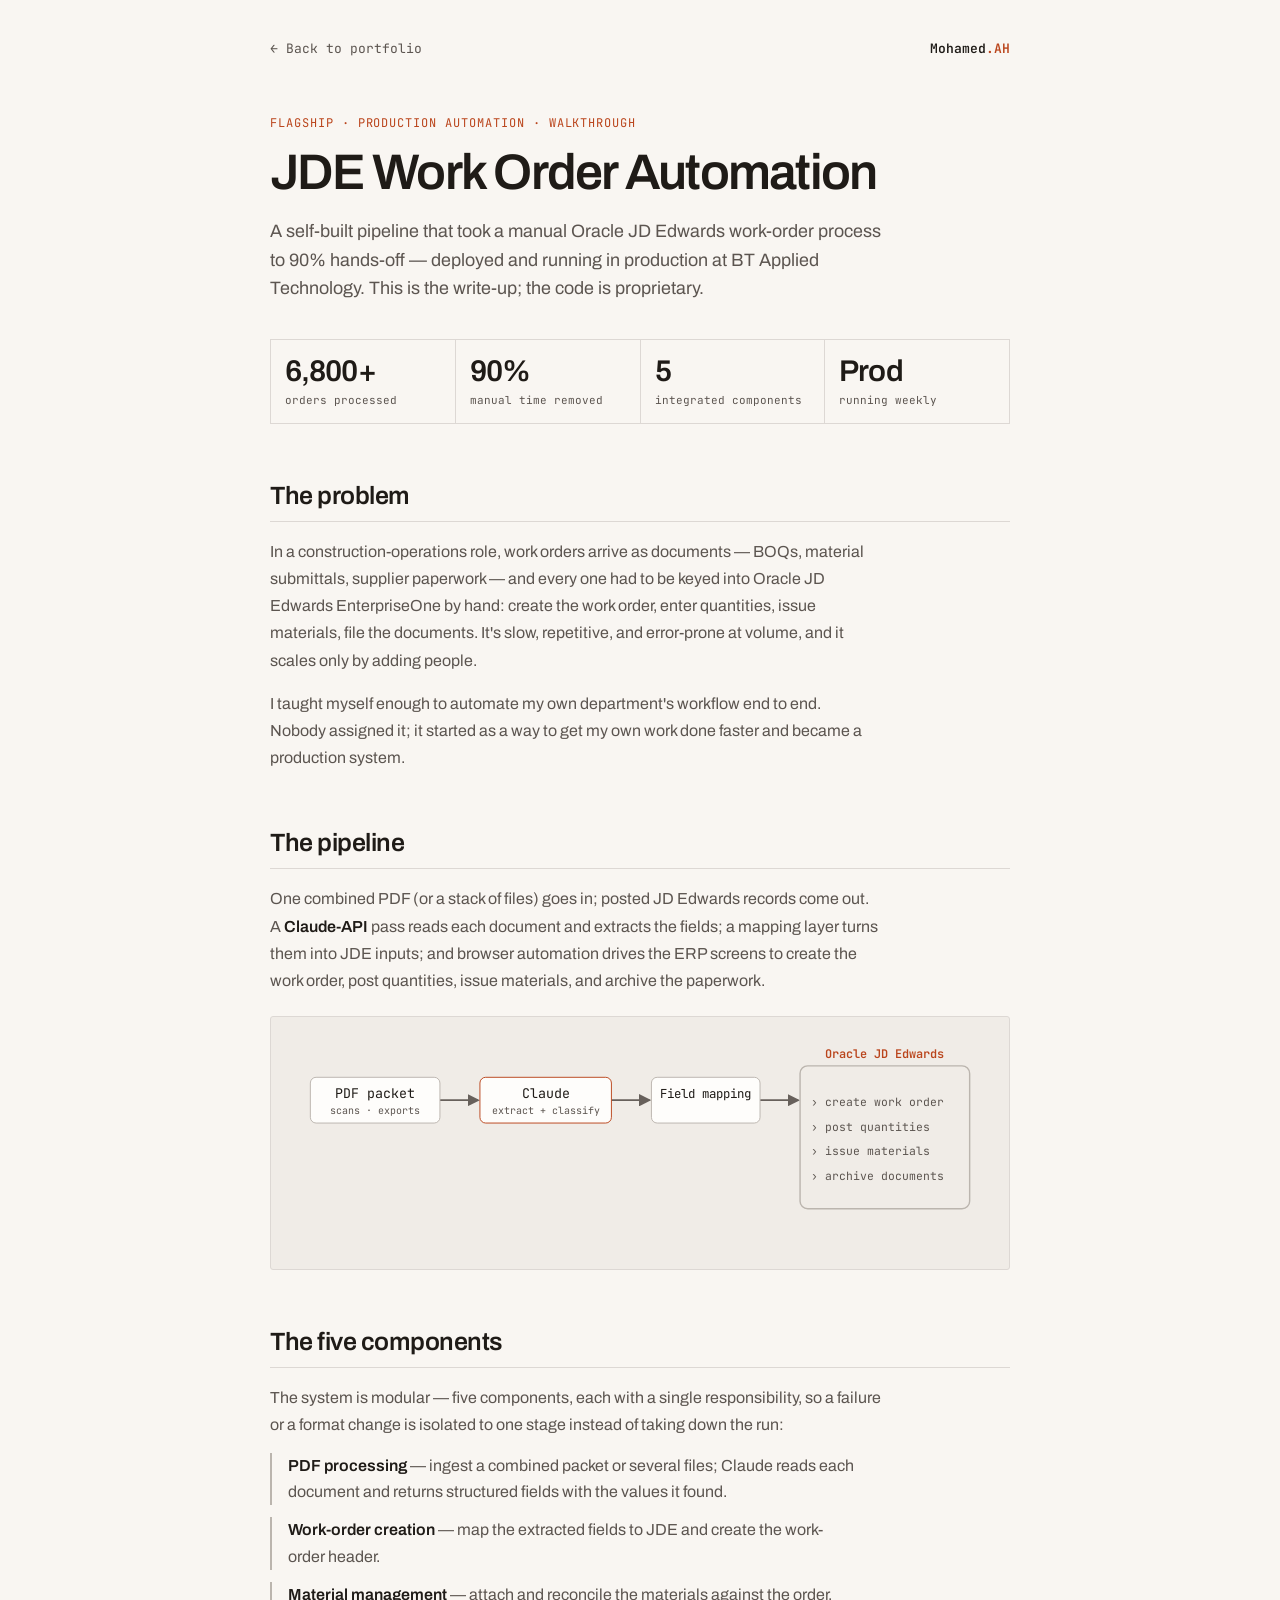
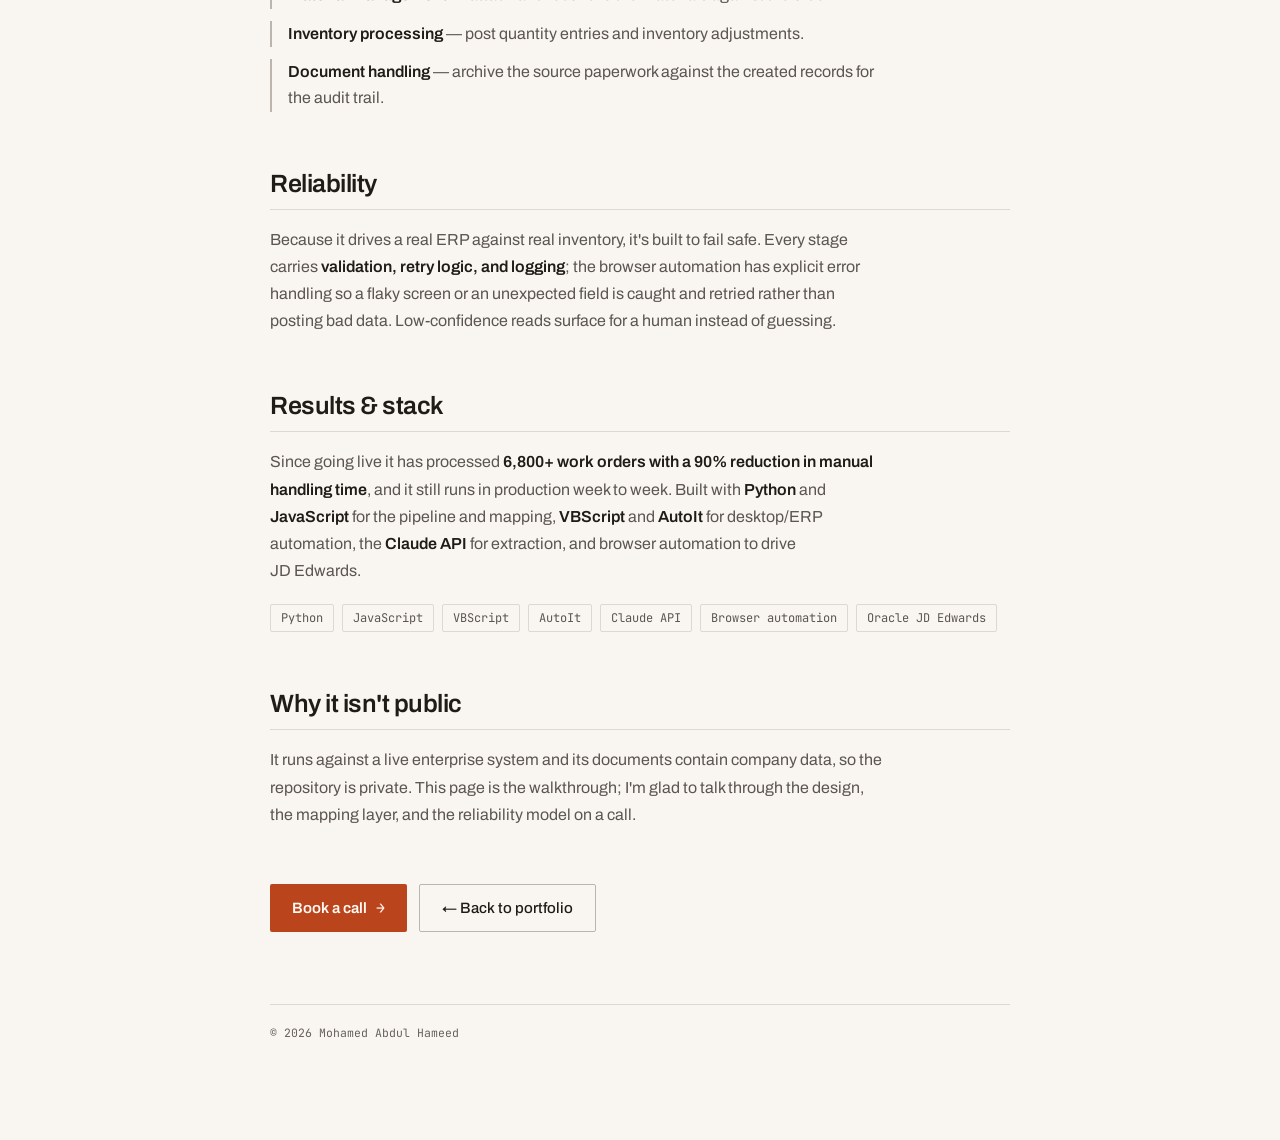
<file: jde.html>
<!DOCTYPE html>
<html lang="en" data-theme="dark">
<head>
<meta charset="utf-8">
<meta name="viewport" content="width=device-width, initial-scale=1, viewport-fit=cover">
<link rel="preconnect" href="https://fonts.googleapis.com">
<link rel="preconnect" href="https://fonts.gstatic.com" crossorigin>
<link href="https://fonts.googleapis.com/css2?family=Archivo:wght@400;500;600;700&family=JetBrains+Mono:wght@400;500&display=swap" rel="stylesheet">
<script>
(function(){var p=localStorage.getItem('mah-theme')||'system';
var r=p==='system'?(matchMedia('(prefers-color-scheme: light)').matches?'light':'dark'):p;
document.documentElement.setAttribute('data-theme',r);})();
</script>
<title>JDE Work Order Automation — Architecture · Mohamed Abdul Hameed</title>
<meta name="description" content="How the JDE Work Order Automation system works: a self-built pipeline that takes Oracle JD Edwards work orders from PDF to posted records with Claude-API extraction, five integrated components, and validation/retry/logging at every stage.">
<meta name="theme-color" content="#211d1a" media="(prefers-color-scheme: dark)">
<meta name="theme-color" content="#f7f4f0" media="(prefers-color-scheme: light)">
<link rel="icon" href="data:image/svg+xml,<svg xmlns='http://www.w3.org/2000/svg' viewBox='0 0 32 32'><rect width='32' height='32' rx='4' fill='%23211d1a'/><text x='16' y='23' font-family='system-ui,sans-serif' font-size='19' font-weight='700' fill='%23e8763f' text-anchor='middle'>M</text></svg>">
<link rel="stylesheet" href="style.css">
</head>
<body>
<a href="#main" data-skip="1">Skip to content</a>

<div class="doc-wrap">
  <nav class="doc-top">
    <a href="./" class="doc-back">← Back to portfolio</a>
    <span class="doc-brand">Mohamed<span style="color:var(--accent)">.AH</span></span>
  </nav>

  <main id="main">
    <p class="doc-eyebrow">Flagship · Production automation · walkthrough</p>
    <h1 class="doc-h1">JDE Work Order Automation</h1>
    <p class="doc-lead">A self-built pipeline that took a manual Oracle JD Edwards work-order process to 90% hands-off — deployed and running in production at BT Applied Technology. This is the write-up; the code is proprietary.</p>

    <ul class="doc-stats">
      <li><b>6,800+</b><span>orders processed</span></li>
      <li><b>90%</b><span>manual time removed</span></li>
      <li><b>5</b><span>integrated components</span></li>
      <li><b>Prod</b><span>running weekly</span></li>
    </ul>

    <h2 class="doc-h2">The problem</h2>
    <p>In a construction-operations role, work orders arrive as documents — BOQs, material submittals, supplier paperwork — and every one had to be keyed into Oracle JD Edwards EnterpriseOne by hand: create the work order, enter quantities, issue materials, file the documents. It's slow, repetitive, and error-prone at volume, and it scales only by adding people.</p>
    <p>I taught myself enough to automate my own department's workflow end to end. Nobody assigned it; it started as a way to get my own work done faster and became a production system.</p>

    <h2 class="doc-h2">The pipeline</h2>
    <p>One combined PDF (or a stack of files) goes in; posted JD Edwards records come out. A <strong>Claude-API</strong> pass reads each document and extracts the fields; a mapping layer turns them into JDE inputs; and browser automation drives the ERP screens to create the work order, post quantities, issue materials, and archive the paperwork.</p>

    <div class="doc-figure">
      <svg viewBox="0 0 720 210" width="100%" role="img" aria-label="Pipeline: PDF documents are read by Claude for extraction, mapped to JD Edwards fields, then browser automation creates the work order, posts quantities, issues materials and archives documents into Oracle JD Edwards." style="display:block;width:100%;height:auto;font-family:'JetBrains Mono',monospace">
        <defs>
          <marker id="jd-arw" viewBox="0 0 10 10" refX="8.5" refY="5" markerWidth="6.5" markerHeight="6.5" orient="auto-start-reverse"><path d="M0,0 L10,5 L0,10 z" style="fill:var(--faint)"></path></marker>
        </defs>
        <path d="M150,60 L190,60" style="fill:none;stroke:var(--faint);stroke-width:2" marker-end="url(#jd-arw)"></path>
        <path d="M330,60 L370,60" style="fill:none;stroke:var(--faint);stroke-width:2" marker-end="url(#jd-arw)"></path>
        <path d="M486,60 L526,60" style="fill:none;stroke:var(--faint);stroke-width:2" marker-end="url(#jd-arw)"></path>
        <rect x="14" y="36" width="136" height="48" rx="6" style="fill:var(--surface);stroke:var(--border-strong)"></rect>
        <text x="82" y="58" text-anchor="middle" style="fill:var(--text);font-size:14px">PDF packet</text>
        <text x="82" y="75" text-anchor="middle" style="fill:var(--muted);font-size:10.5px">scans · exports</text>
        <rect x="192" y="36" width="138" height="48" rx="6" style="fill:var(--surface);stroke:var(--accent)"></rect>
        <text x="261" y="58" text-anchor="middle" style="fill:var(--text);font-size:14px">Claude</text>
        <text x="261" y="75" text-anchor="middle" style="fill:var(--muted);font-size:10.5px">extract + classify</text>
        <rect x="372" y="36" width="114" height="48" rx="6" style="fill:var(--surface);stroke:var(--border-strong)"></rect>
        <text x="429" y="58" text-anchor="middle" style="fill:var(--text);font-size:13px">Field mapping</text>
        <rect x="528" y="24" width="178" height="150" rx="8" style="fill:none;stroke:var(--border-strong);stroke-width:1.5"></rect>
        <text x="617" y="16" text-anchor="middle" style="fill:var(--accent);font-size:12.5px;font-weight:600">Oracle JD Edwards</text>
        <text x="540" y="66" style="fill:var(--muted);font-size:12px">› create work order</text>
        <text x="540" y="92" style="fill:var(--muted);font-size:12px">› post quantities</text>
        <text x="540" y="118" style="fill:var(--muted);font-size:12px">› issue materials</text>
        <text x="540" y="144" style="fill:var(--muted);font-size:12px">› archive documents</text>
      </svg>
    </div>

    <h2 class="doc-h2">The five components</h2>
    <p>The system is modular — five components, each with a single responsibility, so a failure or a format change is isolated to one stage instead of taking down the run:</p>
    <ol class="doc-steps">
      <li><b>PDF processing</b> — ingest a combined packet or several files; Claude reads each document and returns structured fields with the values it found.</li>
      <li><b>Work-order creation</b> — map the extracted fields to JDE and create the work-order header.</li>
      <li><b>Material management</b> — attach and reconcile the materials against the order.</li>
      <li><b>Inventory processing</b> — post quantity entries and inventory adjustments.</li>
      <li><b>Document handling</b> — archive the source paperwork against the created records for the audit trail.</li>
    </ol>

    <h2 class="doc-h2">Reliability</h2>
    <p>Because it drives a real ERP against real inventory, it's built to fail safe. Every stage carries <strong>validation, retry logic, and logging</strong>; the browser automation has explicit error handling so a flaky screen or an unexpected field is caught and retried rather than posting bad data. Low-confidence reads surface for a human instead of guessing.</p>

    <h2 class="doc-h2">Results &amp; stack</h2>
    <p>Since going live it has processed <strong>6,800+ work orders with a 90% reduction in manual handling time</strong>, and it still runs in production week to week. Built with <strong>Python</strong> and <strong>JavaScript</strong> for the pipeline and mapping, <strong>VBScript</strong> and <strong>AutoIt</strong> for desktop/ERP automation, the <strong>Claude API</strong> for extraction, and browser automation to drive JD Edwards.</p>
    <ul class="doc-tags">
      <li>Python</li><li>JavaScript</li><li>VBScript</li><li>AutoIt</li><li>Claude API</li><li>Browser automation</li><li>Oracle JD Edwards</li>
    </ul>

    <h2 class="doc-h2">Why it isn't public</h2>
    <p>It runs against a live enterprise system and its documents contain company data, so the repository is private. This page is the walkthrough; I'm glad to talk through the design, the mapping layer, and the reliability model on a call.</p>

    <div class="doc-cta">
      <a href="https://cal.com/mojed" target="_blank" rel="noopener noreferrer" class="doc-btn-primary hx30">Book a call <span style="font-family:'JetBrains Mono',monospace">→</span></a>
      <a href="./" class="doc-btn hx31">← Back to portfolio</a>
    </div>
  </main>

  <footer class="doc-foot">© <span data-year="1">2026</span> Mohamed Abdul Hameed</footer>
</div>
<script src="script.js"></script>
</body>
</html>
</file>
<file: style.css>
/* sRGB hex palette — universal support (oklch broke on older iOS Safari) */
:root{
  --bg:#110e0b;
  --surface:#1a1613;
  --surface-2:#241f1c;
  --text:#f2f0ec;
  --muted:#a9a29a;
  --faint:#938c85;
  --border:#332e2a;
  --border-strong:#4e4640;
  --accent:#fc8758;
  --accent-ink:#22110b;
  --shadow:0 1px 2px rgba(0,0,0,0.4);
}
html[data-theme="light"]{
  --bg:#f9f6f2;
  --surface:#fefdfb;
  --surface-2:#f0ece7;
  --text:#1f1b17;
  --muted:#5c5550;
  --faint:#67605b;
  --border:#ddd8d4;
  --border-strong:#bbb5ae;
  --accent:#ba451c;
  --accent-ink:#fffaf5;
  --shadow:0 1px 2px rgba(0,0,0,0.06);
}
*{box-sizing:border-box}
/* Hero: stacked on mobile; on desktop the stats sit under the photo (left column) so they stay above the fold */
.hero-grid{display:grid;gap:clamp(20px,3vw,32px);grid-template-columns:1fr;grid-template-areas:"photo" "intro" "stats";align-items:start}
@media (min-width:1001px){
  .hero-grid{grid-template-columns:minmax(200px,270px) minmax(0,1fr);grid-template-areas:"photo intro" "stats intro";column-gap:clamp(28px,4vw,52px);row-gap:clamp(20px,2.5vw,28px);align-content:start}
  .hero-grid > [style*="grid-area:intro"]{align-self:start}
}
html{scroll-behavior:smooth;scroll-padding-top:96px;-webkit-text-size-adjust:100%}
body{margin:0;background:var(--bg);color:var(--text);font-family:'Archivo',system-ui,sans-serif;font-synthesis-weight:none;-webkit-font-smoothing:antialiased;text-wrap:pretty;transition:background-color .25s ease,color .25s ease}
h1,h2,h3,h4,p,ul,ol,figure{margin:0;padding:0}
ul,ol{list-style:none}
a{color:var(--text);text-decoration:none}
a:hover{color:var(--accent)}
::selection{background:var(--accent);color:var(--accent-ink)}
:focus-visible{outline:2px solid var(--accent);outline-offset:3px;border-radius:2px}
[data-nav] a[aria-current="true"]{color:var(--text)}
[data-nav] a[aria-current="true"] [data-bar]{background:var(--accent);width:22px}
[data-theme-opt][aria-pressed="true"]{background:var(--accent);color:var(--accent-ink)}
[data-theme-opt][aria-pressed="true"]:hover{color:var(--accent-ink)}
[data-skip]{position:absolute;left:-9999px}
[data-skip]:focus{left:16px;top:16px;z-index:99;padding:10px 16px;background:var(--accent);color:var(--accent-ink)}
@media (max-width:1000px){
  [data-sidebar]{position:static !important;padding-bottom:8px !important;border-bottom:1px solid var(--border)}
  [data-navlist]{flex-direction:row !important;flex-wrap:wrap;gap:4px 18px !important}
  [data-navlist] [data-bar]{display:none !important}
  [data-sidebar-foot]{margin-top:20px !important}
  [data-flag-media]{flex:1 1 100% !important}
}
@media (prefers-reduced-motion:reduce){*{animation:none !important;transition:none !important}}

/* hover states */
.hx1:hover{color:var(--text)}
.hx2:hover{color:var(--text)}
.hx3:hover{color:var(--text)}
.hx4:hover{border-color:var(--border-strong);color:var(--text)}
.hx5:hover{border-color:var(--border-strong);color:var(--text)}
.hx6:hover{filter:brightness(1.08);color:var(--accent-ink)}
.hx7:hover{border-color:var(--accent);color:var(--accent)}
.hx8:hover{border-color:var(--border-strong)}
.hx9:hover{border-color:var(--border-strong)}
.hx10:hover{filter:brightness(1.08);color:var(--accent-ink)}
.hx11:hover{border-color:var(--accent);color:var(--accent)}
.hx12:hover{border-color:var(--border-strong)}
.hx13:hover{border-color:var(--accent);color:var(--accent)}
.hx14:hover{border-color:var(--accent);color:var(--accent)}
.hx15:hover{border-color:var(--border-strong)}
.hx16:hover{border-color:var(--accent);color:var(--accent)}
.hx17:hover{border-color:var(--border-strong)}
.hx18:hover{border-color:var(--accent);color:var(--accent)}
.hx19:hover{border-color:var(--accent);color:var(--accent)}
.hx20:hover{border-color:var(--border-strong)}
.hx21:hover{border-color:var(--accent);color:var(--accent)}
.hx22:hover{border-color:var(--accent);color:var(--accent)}
.hx23:hover{border-color:var(--border-strong)}
.hx24:hover{border-color:var(--accent);color:var(--accent)}
.hx25:hover{border-color:var(--accent);color:var(--accent)}
.hx26:hover{color:var(--accent)}
.hx27:hover{color:var(--accent)}
.hx28:hover{color:var(--accent)}
.hx29:hover{color:var(--accent)}
.hx30:hover{filter:brightness(1.08);color:var(--accent-ink)}
.hx31:hover{border-color:var(--accent);color:var(--accent)}
.hx32:hover{color:var(--accent)}
.hx33:hover{color:var(--accent)}
.hx34:hover{color:var(--accent)}
.hx35:hover{filter:brightness(1.08);color:var(--accent-ink)}
.hx36:hover,.hx37:hover{border-color:var(--accent);color:var(--accent)}
.hx38:hover{border-color:var(--border-strong)}
.hx39:hover{border-color:var(--accent);color:var(--accent)}
.hx41{color:var(--muted)}
.hx41:hover{color:var(--accent)}

/* ---- Architecture write-up page (jde.html) ---- */
.doc-wrap{max-width:820px;margin:0 auto;padding:clamp(16px,4vw,32px) clamp(20px,5vw,40px) clamp(56px,8vw,100px)}
.doc-top{display:flex;justify-content:space-between;align-items:center;gap:16px;padding:8px 0 clamp(22px,4vw,40px)}
.doc-back{font-family:'JetBrains Mono',monospace;font-size:13px;color:var(--muted)}
.doc-back:hover{color:var(--accent)}
.doc-brand{font-family:'JetBrains Mono',monospace;font-size:13px;font-weight:600;color:var(--text)}
.doc-wrap .doc-eyebrow{font-family:'JetBrains Mono',monospace;font-size:12px;letter-spacing:0.08em;text-transform:uppercase;color:var(--accent)}
.doc-h1{margin-top:14px;font-size:clamp(30px,5vw,50px);font-weight:600;letter-spacing:-0.035em;line-height:1.03}
.doc-wrap .doc-lead{margin-top:18px;font-size:clamp(16px,1.4vw,19px);line-height:1.6;color:var(--muted);max-width:62ch}
.doc-stats{display:grid;grid-template-columns:repeat(auto-fit,minmax(min(100%,120px),1fr));gap:1px;margin-top:clamp(26px,3vw,36px);background:var(--border);border:1px solid var(--border)}
.doc-stats li{background:var(--bg);padding:16px 14px}
.doc-stats b{display:block;font-size:clamp(22px,2.6vw,30px);font-weight:600;letter-spacing:-0.03em;line-height:1}
.doc-stats span{display:block;margin-top:7px;font-family:'JetBrains Mono',monospace;font-size:11px;color:var(--muted)}
.doc-h2{font-size:clamp(19px,2.2vw,25px);font-weight:600;letter-spacing:-0.02em;margin-top:clamp(38px,5vw,58px);padding-bottom:12px;border-bottom:1px solid var(--border)}
.doc-wrap p{font-size:16px;line-height:1.7;color:var(--muted);margin-top:16px;max-width:68ch}
.doc-wrap strong{color:var(--text);font-weight:600}
.doc-figure{margin-top:22px;border:1px solid var(--border);border-radius:3px;background:var(--surface-2);padding:clamp(14px,2.5vw,26px)}
.doc-steps{margin-top:14px;display:flex;flex-direction:column;gap:12px;max-width:68ch}
.doc-steps li{font-size:16px;line-height:1.65;color:var(--muted);padding-left:16px;border-left:2px solid var(--border-strong)}
.doc-steps b{color:var(--text);font-weight:600}
.doc-tags{display:flex;flex-wrap:wrap;gap:8px;margin-top:20px;font-family:'JetBrains Mono',monospace;font-size:12px;color:var(--muted)}
.doc-tags li{padding:5px 10px;border:1px solid var(--border);border-radius:2px}
.doc-cta{display:flex;flex-wrap:wrap;gap:12px;margin-top:clamp(36px,5vw,56px)}
.doc-btn-primary{display:inline-flex;align-items:center;gap:9px;min-height:48px;padding:0 22px;background:var(--accent);color:var(--accent-ink);border-radius:2px;font-size:15px;font-weight:600}
.doc-btn{display:inline-flex;align-items:center;min-height:48px;padding:0 22px;border:1px solid var(--border-strong);border-radius:2px;font-size:15px;font-weight:500;color:var(--text)}
.doc-foot{margin-top:clamp(40px,6vw,72px);padding-top:20px;border-top:1px solid var(--border);font-family:'JetBrains Mono',monospace;font-size:11.5px;color:var(--faint)}

/* ---- Component classes (extracted from index.html inline styles) ---- */
.card{display:flex;flex-direction:column;padding:clamp(18px,2vw,24px);background:var(--surface);border:1px solid var(--border);border-radius:3px;transition:border-color .2s ease}
.card-sm{display:flex;flex-direction:column;padding:14px;background:var(--surface);border:1px solid var(--border);border-radius:3px;transition:border-color .2s ease}
.card-eyebrow{margin-top:18px;font-family:'JetBrains Mono',monospace;font-size:11px;letter-spacing:0.08em;text-transform:uppercase;color:var(--accent)}
.card-title{margin-top:10px;font-size:20px;font-weight:600;letter-spacing:-0.02em}
.card-sub{margin-top:5px;font-family:'JetBrains Mono',monospace;font-size:12px;color:var(--faint)}
.card-desc{margin-top:14px;font-size:15px;line-height:1.6;color:var(--muted)}
.card-actions{display:flex;flex-wrap:wrap;gap:10px;margin-top:auto;padding-top:18px}
.tags{display:flex;flex-wrap:wrap;gap:7px;margin-top:16px;font-family:'JetBrains Mono',monospace;font-size:11.5px;color:var(--muted)}
.tag{padding:4px 8px;border:1px solid var(--border);border-radius:2px}
.btn{display:inline-flex;align-items:center;min-height:44px;padding:0 16px;border:1px solid var(--border-strong);border-radius:2px;font-size:14px;font-weight:500}
.sec-head{display:flex;align-items:baseline;gap:16px;padding-bottom:16px;border-bottom:1px solid var(--border)}
.sec-num{font-family:'JetBrains Mono',monospace;font-size:12px;color:var(--accent)}
.sec-h2{font-size:clamp(22px,2.4vw,30px);font-weight:600;letter-spacing:-0.02em}
.tk-h{font-family:'JetBrains Mono',monospace;font-size:12px;letter-spacing:0.08em;text-transform:uppercase;color:var(--accent)}
.tk-list{margin-top:14px;display:flex;flex-direction:column;gap:10px;font-size:15px;line-height:1.55;color:var(--muted)}
.tk-li{padding-bottom:10px;border-bottom:1px solid var(--border)}
.cert{display:flex;flex-wrap:wrap;align-items:baseline;gap:6px 20px;padding:20px 0;border-bottom:1px solid var(--border)}
.cert-name{flex:1 1 260px;font-size:17px;font-weight:600;letter-spacing:-0.01em}
.cert-org{font-family:'JetBrains Mono',monospace;font-size:12px;color:var(--faint)}
.cert-verify{font-family:'JetBrains Mono',monospace;font-size:12px;color:var(--accent);margin-left:auto}

/* ---------- Selected work: shared layout classes ---------- */
.sec{margin-top:clamp(72px,9vw,132px);scroll-margin-top:110px}
.sec-meta{margin-left:auto;font-family:'JetBrains Mono',monospace;font-size:12px;color:var(--faint);text-align:right}
.work-grid{display:grid;grid-template-columns:repeat(auto-fit,minmax(min(100%,300px),1fr));gap:clamp(20px,2.5vw,32px);margin-top:clamp(26px,3vw,40px)}
.small-grid{display:grid;grid-template-columns:repeat(auto-fit,minmax(min(100%,200px),1fr));gap:clamp(16px,2vw,22px);margin-top:clamp(20px,2.5vw,28px)}
.group-head{display:flex;flex-wrap:wrap;align-items:baseline;gap:6px 16px;padding-bottom:14px;border-bottom:1px solid var(--border);margin-top:clamp(56px,7vw,88px);scroll-margin-top:110px}
.group-title{font-size:clamp(18px,2vw,22px);font-weight:600;letter-spacing:-0.02em}
.group-intro{margin-top:18px;max-width:68ch;font-size:15.5px;line-height:1.65;color:var(--muted)}

.feature{grid-column:1/-1;display:flex;flex-wrap:wrap;gap:clamp(20px,2.5vw,36px);padding:clamp(18px,2.5vw,28px);background:var(--surface);border:1px solid var(--border);border-radius:3px;transition:border-color .2s ease}
.feature-media{flex:1 1 320px;margin:0;min-width:0}
.feature-body{flex:1 1 340px;min-width:0;display:flex;flex-direction:column}
.eyebrow{font-family:'JetBrains Mono',monospace;font-size:11px;letter-spacing:0.08em;text-transform:uppercase;color:var(--accent)}
.feature-title{margin-top:12px;font-size:clamp(21px,2.2vw,27px);font-weight:600;letter-spacing:-0.02em;overflow-wrap:anywhere}
.feature-desc{margin-top:16px;max-width:60ch;font-size:15.5px;line-height:1.65;color:var(--muted)}
.card-title{overflow-wrap:anywhere}
.hl{color:var(--text)}
.note{font-family:'JetBrains Mono',monospace;font-size:11.5px;color:var(--faint)}

.shot-link{display:block;border-radius:2px}
.shot{display:block;width:100%;height:auto;aspect-ratio:1366/646;object-fit:cover;object-position:top;background:var(--surface-2);border:1px solid var(--border);border-radius:2px;transition:border-color .2s ease}
.shot-link:hover .shot{border-color:var(--border-strong)}

.feature:hover,.card:hover,.card-sm:hover{border-color:var(--border-strong)}
.btn{transition:border-color .2s ease,color .2s ease}
.btn:hover{border-color:var(--accent);color:var(--accent)}
.btn-primary{background:var(--accent);border-color:var(--accent);color:var(--accent-ink);font-weight:600}
.btn-primary:hover{filter:brightness(1.08);color:var(--accent-ink)}

.diagram{border:1px solid var(--border);border-radius:2px;background:var(--surface-2);padding:10px;overflow:hidden;aspect-ratio:1366/646;display:flex;align-items:center}
.card-sm-head{display:flex;align-items:baseline;gap:10px;margin-top:12px}
.card-sm-title{font-size:16px;font-weight:600;letter-spacing:-0.01em}
.card-sm-tag{margin-left:auto;font-family:'JetBrains Mono',monospace;font-size:10px;letter-spacing:0.08em;text-transform:uppercase;color:var(--accent)}
.card-sm-desc{margin-top:6px;font-size:13.5px;line-height:1.55;color:var(--muted)}
.card-sm-links{display:flex;gap:16px;margin-top:auto;padding-top:12px;font-family:'JetBrains Mono',monospace;font-size:12.5px}
.card-sm-links a{color:var(--muted);display:inline-flex;align-items:center;min-height:32px}
.card-sm-links a:hover{color:var(--accent)}
@media (max-width:1000px){.feature-media{flex:1 1 100%}}

/* ---------- Experience, toolkit, sidebar ---------- */
.dash-list{margin-top:16px;display:flex;flex-direction:column;gap:12px;max-width:62ch;font-size:15.5px;line-height:1.65;color:var(--muted)}
.dash-item{display:flex;gap:12px}
.dash{color:var(--accent);font-family:'JetBrains Mono',monospace;flex:none}
.exp-org{margin-top:6px;font-family:'JetBrains Mono',monospace;font-size:12px;line-height:1.6;color:var(--faint)}
.tk-grid{display:grid;grid-template-columns:repeat(2,minmax(0,1fr));gap:clamp(24px,3vw,40px) clamp(24px,4vw,56px);margin-top:clamp(26px,3vw,40px)}
@media (max-width:640px){.tk-grid{grid-template-columns:1fr}}
/* keep the theme switch on its own row so GitHub and LinkedIn sit together */
@media (min-width:1001px){[data-sidebar-foot] > [role="group"]{flex:0 0 auto;margin-right:100%}}
.ar{font-family:system-ui,"Segoe UI","Noto Naskh Arabic","Geeza Pro",sans-serif;letter-spacing:0;unicode-bidi:isolate}
</file>
